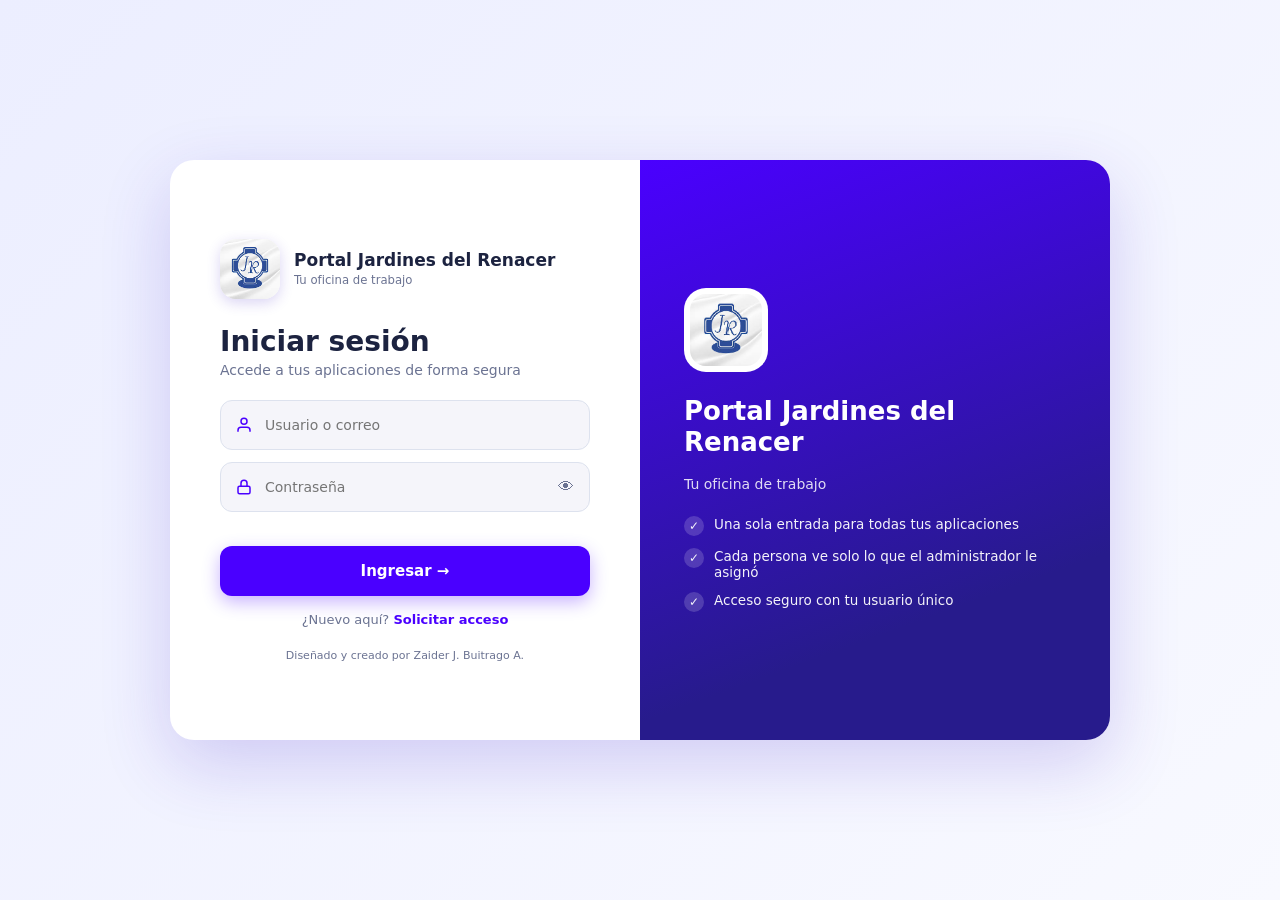
<file: index.html>
<!DOCTYPE html>
<html lang="es"><head>
<meta charset="UTF-8"><meta name="viewport" content="width=device-width,initial-scale=1">
<title>Portal Jardines del Renacer</title><link rel="icon" href="logo-jr.png">
<link rel="manifest" href="manifest.webmanifest"><meta name="theme-color" content="#4a00ff">
<link rel="apple-touch-icon" href="icons/apple-touch-icon.png"><meta name="mobile-web-app-capable" content="yes"><meta name="apple-mobile-web-app-capable" content="yes">
<meta name="apple-mobile-web-app-title" content="Portal JR"><meta name="apple-mobile-web-app-status-bar-style" content="default">
<script src="pwa.js"></script>
<style>
:root{--bg:#e9edf5;--card:#fff;--ink:#1c2340;--mut:#6b7392;--pri:#3b3fa0;--line:#dde2ee;--ok:#1f9d6b;--bad:#c0392b}
@media(prefers-color-scheme:dark){:root{--bg:#141829;--card:#1d2238;--ink:#e8ebf7;--mut:#98a0c0;--pri:#7c82ee;--line:#2e3555}}
*{box-sizing:border-box}body{margin:0;font:14px system-ui,Segoe UI,Roboto,sans-serif;background:var(--bg);color:var(--ink)}
button,input,select{font:inherit;color:inherit}.hide{display:none!important}
.btn{background:var(--pri);color:#fff;border:0;border-radius:8px;padding:9px 16px;cursor:pointer;font-weight:600}
.btn.o{background:transparent;color:var(--ink);border:1px solid var(--line)}.btn.s{padding:5px 10px;font-size:12px}.btn.r{background:var(--bad)}
input,select{width:100%;padding:9px 11px;border:1px solid var(--line);border-radius:8px;background:var(--card)}
label{display:block;font-size:12px;color:var(--mut);margin:10px 0 4px;font-weight:600}
/* Pantalla de acceso (dos paneles) */
.auth{min-height:100vh;min-height:100dvh;display:flex;align-items:center;justify-content:center;padding:24px;background:linear-gradient(135deg,#eceeff,#f8f9ff)}
@media(prefers-color-scheme:dark){.auth{background:linear-gradient(135deg,#0f1224,#1a1f3a)}}
.auth .card{display:grid;grid-template-columns:1fr 1fr;width:940px;max-width:100%;min-height:580px;background:var(--card);border-radius:24px;overflow:hidden;box-shadow:0 24px 70px rgba(70,40,200,.2)}
.auth .fm{padding:44px 50px;display:flex;flex-direction:column;justify-content:center}
.auth .brand{display:flex;align-items:center;gap:14px;margin-bottom:26px}.auth .brand img{width:60px;height:60px;border-radius:16px;box-shadow:0 4px 14px rgba(70,40,200,.2)}
.auth .brand b{font-size:17px;display:block;line-height:1.2}.auth .brand small{color:var(--mut)}
.auth h2{margin:0;font-size:28px}.auth .lead{color:var(--mut);margin:4px 0 22px}
.auth .fld{position:relative;margin-bottom:12px}.auth .fld>svg{position:absolute;left:15px;top:50%;margin-top:-9px;width:18px;height:18px;stroke:#4a00ff;fill:none;stroke-width:2;pointer-events:none}
.auth .fld input{height:50px;padding:0 44px 0 44px;border-radius:12px;background:color-mix(in srgb,var(--pri) 5%,var(--card))}
.auth .fld input:focus{outline:2px solid #4a00ff;border-color:transparent}
.auth .eye{position:absolute;right:6px;top:50%;margin-top:-18px;width:36px;height:36px;border:0;background:none;cursor:pointer;color:var(--mut);font-size:16px}
.auth .go{width:100%;height:50px;margin-top:6px;background:#4a00ff;font-size:15px;border-radius:12px;box-shadow:0 6px 18px rgba(74,0,255,.3)}.auth .go:hover{background:#3b00cc}
.auth .cred{margin-top:22px;text-align:center;font-size:11px;color:var(--mut)}
.auth .vs{background:linear-gradient(160deg,#4a00ff,#271b8c 75%);color:#fff;padding:44px;display:flex;flex-direction:column;justify-content:center;gap:18px}
.auth .vs img{width:84px;height:84px;border-radius:22px;background:#fff;padding:6px}.auth .vs h3{margin:6px 0 0;font-size:26px;line-height:1.2}.auth .vs p{margin:0;opacity:.85}
.auth .vs ul{list-style:none;margin:6px 0 0;padding:0;display:grid;gap:12px}.auth .vs li{display:flex;gap:10px;align-items:flex-start;font-size:13.5px;opacity:.95}
.auth .vs li:before{content:"✓";flex:none;width:20px;height:20px;border-radius:50%;background:#ffffff2e;display:grid;place-items:center;font-size:12px}
.auth .alt{margin-top:16px;text-align:center;font-size:13px;color:var(--mut)}.auth .alt a{color:#4a00ff;font-weight:700;cursor:pointer}.auth .ok{color:var(--ok)}
@media(max-width:760px){.auth .card{grid-template-columns:1fr;min-height:0}.auth .vs{display:none}.auth .fm{padding:32px 24px}}
.err{color:var(--bad);font-size:12px;min-height:16px;margin-top:8px}
#fatal{max-width:520px;margin:9vh auto;padding:18px;background:#fff;color:#c0392b;border:1px solid #c0392b;border-radius:12px;font-size:13px}
#shell{display:grid;grid-template-columns:230px 1fr;grid-template-rows:56px 1fr;height:100vh;height:100dvh}
header{grid-column:1/3;display:flex;align-items:center;gap:12px;padding:0 18px;background:var(--card);border-bottom:1px solid var(--line)}
header img{width:32px}header b{font-size:16px}header small{color:var(--mut);display:block}.sp{flex:1}
.tag{background:color-mix(in srgb,var(--pri) 15%,transparent);color:var(--pri);border-radius:99px;padding:2px 9px;font-size:11px;font-weight:700}
nav{background:var(--card);border-right:1px solid var(--line);padding:12px 8px;overflow:auto}
nav h6{margin:14px 10px 4px;font-size:11px;letter-spacing:.06em;color:var(--mut);text-transform:uppercase}
nav a{display:block;padding:9px 12px;border-radius:8px;cursor:pointer}nav a:hover{background:var(--bg)}nav a.on{background:color-mix(in srgb,var(--pri) 16%,transparent);color:var(--pri);font-weight:700}
/* Submenú desplegable de aplicaciones (mismo estilo/colores del portal) */
nav a.has-sub{display:flex;align-items:center;gap:6px}
nav a.has-sub .chev{margin-left:auto;width:16px;height:16px;flex-shrink:0;stroke:currentColor;fill:none;stroke-width:2.2;transition:transform .2s}
nav .grp.open>a.has-sub .chev{transform:rotate(90deg)}
nav .grp.open>a.has-sub.on{background:transparent}
nav .sm{display:none;margin:2px 0 8px 20px;padding-left:8px;border-left:2px solid var(--line)}
nav .grp.open .sm{display:block}
nav .sm h6{margin:10px 6px 4px;font-size:10px}
nav .sm a{display:flex;align-items:center;gap:9px;padding:7px 10px;margin:1px 0;font-size:13px}
nav .sm a svg{width:16px;height:16px;flex-shrink:0;stroke:currentColor;fill:none;stroke-width:2}
@media(max-width:760px){nav .sm,nav a.has-sub .chev{display:none!important}}
main{overflow:auto;padding:24px;position:relative}main iframe{position:absolute;inset:0;width:100%;height:100%;border:0;background:#fff}
h1{margin:0 0 4px}.sub{color:var(--mut);margin:0 0 18px}
.grid{display:grid;grid-template-columns:repeat(auto-fill,minmax(260px,1fr));gap:14px}
.app{background:var(--card);border:1px solid var(--line);border-radius:12px;padding:18px;cursor:pointer;transition:.15s}.app:hover{transform:translateY(-2px);border-color:var(--pri)}
.app .ic{font-size:28px}.app h3{margin:8px 0 4px}.app p{margin:0 0 10px;color:var(--mut);font-size:13px}
table{width:100%;border-collapse:collapse;background:var(--card);border:1px solid var(--line);border-radius:10px;overflow:hidden}
th,td{padding:10px 12px;text-align:left;border-bottom:1px solid var(--line);vertical-align:middle}th{font-size:11px;text-transform:uppercase;color:var(--mut)}
.st{display:inline-block;width:8px;height:8px;border-radius:50%;margin-right:6px}
#modal{position:fixed;inset:0;background:#0009;display:flex;align-items:center;justify-content:center;padding:14px;z-index:9}
.mc{background:var(--card);border-radius:14px;padding:22px;width:560px;max-width:100%;max-height:92vh;overflow:auto}
.two{display:grid;grid-template-columns:1fr 1fr;gap:0 12px}
.acc{display:flex;align-items:center;gap:10px;padding:10px;border:1px solid var(--line);border-radius:8px;margin-top:8px}.acc input[type=checkbox]{width:auto}.acc span{flex:1}.acc select{width:150px}
#toast{position:fixed;bottom:20px;left:50%;transform:translateX(-50%);background:var(--ink);color:var(--bg);padding:10px 18px;border-radius:8px;z-index:20}
@media(min-width:761px){nav{display:flex;flex-direction:column}nav>*{flex:none}}
nav a.logout{margin-top:auto;position:sticky;bottom:0;box-shadow:0 -10px 0 var(--card);background:var(--bad);color:#fff;text-align:center;font-weight:700}
nav a.logout:hover{background:#a5301f}
@media(max-width:760px){nav a.logout{margin:0 0 0 auto;position:static;box-shadow:none}}
@media(max-width:760px){#shell{grid-template-columns:1fr;grid-template-rows:56px auto 1fr}header{grid-column:1}nav{display:flex;gap:4px;overflow-x:auto;padding:6px}nav h6{display:none}nav a{white-space:nowrap}main{padding:14px}.two{grid-template-columns:1fr}}
/* Campana de notificaciones (solo administrador) */
#bell-wrap{position:relative}
#bell{position:relative;width:38px;height:38px;border-radius:50%;border:1px solid var(--line);background:var(--card);cursor:pointer;display:grid;place-items:center;color:var(--ink)}
#bell:hover{background:var(--bg)}#bell svg{width:19px;height:19px;stroke:currentColor;fill:none;stroke-width:2}
#bell.ring svg{animation:ring .9s ease 2}@keyframes ring{0%,100%{transform:rotate(0)}20%{transform:rotate(14deg)}40%{transform:rotate(-12deg)}60%{transform:rotate(8deg)}80%{transform:rotate(-5deg)}}
#bell .bd{position:absolute;top:-4px;right:-4px;min-width:18px;height:18px;padding:0 5px;border-radius:99px;background:var(--bad);color:#fff;font-size:11px;font-weight:700;display:grid;place-items:center;border:2px solid var(--card)}
#npanel{position:absolute;right:0;top:46px;width:360px;max-width:92vw;background:var(--card);border:1px solid var(--line);border-radius:14px;box-shadow:0 18px 50px #0003;z-index:8;overflow:hidden}
#npanel .nh{display:flex;align-items:center;padding:12px 14px;border-bottom:1px solid var(--line)}#npanel .nh b{flex:1}
#npanel .nl{max-height:60vh;overflow:auto}
#npanel .ni{display:flex;gap:10px;align-items:flex-start;padding:12px 14px;border-bottom:1px solid var(--line)}#npanel .ni:last-child{border-bottom:0}
#npanel .ni.new{background:color-mix(in srgb,var(--pri) 8%,transparent)}
#npanel .ni .ic{flex:none;width:34px;height:34px;border-radius:50%;background:color-mix(in srgb,var(--pri) 15%,transparent);display:grid;place-items:center;font-size:16px}
#npanel .ni .tx{flex:1;min-width:0}#npanel .ni .tx small{display:block;color:var(--mut)}
#npanel .nf{padding:10px 14px;text-align:center;border-top:1px solid var(--line);font-size:13px}#npanel .nf a{color:var(--pri);font-weight:700;cursor:pointer}
#npanel .ne{padding:26px 14px;text-align:center;color:var(--mut)}
@media(max-width:760px){#npanel{position:fixed;left:8px;right:8px;top:60px;width:auto;max-width:none}}

/* ===== Ajustes móvil: cabecera compacta, barra de apps con scroll y altura real ===== */
@media(max-width:760px){
  header{padding:0 10px;gap:8px;min-width:0}
  header img{width:28px;flex:none}
  header>div:first-of-type{min-width:0;flex:1}
  header>div:first-of-type b{font-size:14px;white-space:nowrap;overflow:hidden;text-overflow:ellipsis;display:block}
  header>div:first-of-type small{display:none}
  header>div[style*="text-align:right"]{display:none}
  #chatbtn,#bell{width:34px;height:34px;flex:none}
  header .tag{flex:none;font-size:10px;padding:2px 8px;max-width:38vw;overflow:hidden;text-overflow:ellipsis;white-space:nowrap}
  .sp{display:none}
  nav{-webkit-overflow-scrolling:touch;scrollbar-width:none;overscroll-behavior-x:contain}
  nav::-webkit-scrollbar{display:none}
  nav a{flex:none;padding:8px 12px}
  #shell{height:100dvh}
  .ldr{padding:16px}.ldr h3{font-size:16px}
}
/* ===== Aplicaciones: marcos persistentes + pantalla de carga ===== */
#appsHost{grid-column:2;grid-row:2;position:relative;visibility:hidden;pointer-events:none;min-height:0}
#appsHost.on{visibility:visible;pointer-events:auto}
.pane{position:absolute;inset:0;background:var(--bg)}
.pane.off{visibility:hidden;pointer-events:none}
.pane iframe{position:absolute;inset:0;width:100%;height:100%;border:0;background:#fff}
.ldr{position:absolute;inset:0;z-index:2;display:flex;flex-direction:column;align-items:center;justify-content:center;gap:14px;background:var(--bg);text-align:center;padding:24px;transition:opacity .3s,visibility .3s}
.pane.done .ldr{opacity:0;visibility:hidden;pointer-events:none}
.ldr img{width:72px;height:72px;border-radius:18px;background:#fff;padding:5px;box-shadow:0 6px 18px rgba(74,0,255,.18)}
.ldr h3{margin:0;font-size:18px}.ldr .lm{margin:0;color:var(--mut);max-width:420px;min-height:20px}
.spn{width:38px;height:38px;border:4px solid var(--line);border-top-color:#4a00ff;border-radius:50%;animation:spn .8s linear infinite}
@keyframes spn{to{transform:rotate(360deg)}}
.lbar{width:220px;max-width:70vw;height:4px;border-radius:99px;background:var(--line);overflow:hidden}
.lbar i{display:block;width:40%;height:100%;border-radius:99px;background:#4a00ff;animation:lbar 1.3s ease-in-out infinite}
@keyframes lbar{0%{transform:translateX(-110%)}100%{transform:translateX(280%)}}
.ldr .la{display:none;gap:8px;flex-wrap:wrap;justify-content:center;margin-top:4px}
.pane.slow .ldr .la,.pane.err .ldr .la{display:flex}
.ldr .la .rt{display:none}.pane.err .ldr .la .rt{display:inline-block}.pane.err .ldr .la a{display:inline-block}
.ldr .la a{text-decoration:none;display:none}.pane.slow .ldr .la a{display:inline-block}
.pane.err .ldr .spn,.pane.err .ldr .lbar{display:none}.pane.err .ldr h3{color:var(--bad)}
.bsp{display:inline-block;width:14px;height:14px;margin-right:8px;vertical-align:-2px;border:2px solid #ffffff66;border-top-color:#fff;border-radius:50%;animation:spn .7s linear infinite}
.bsp.dk{border-color:var(--line);border-top-color:#4a00ff}
.btn.busy{opacity:.85;cursor:progress}
.ldl{display:flex;align-items:center;gap:8px;color:var(--mut);padding:18px 0}
header{grid-row:1}nav{grid-column:1;grid-row:2}main{grid-column:2;grid-row:2;min-width:0;min-height:0}
@media(max-width:760px){main{grid-column:1;grid-row:3}#appsHost{grid-column:1;grid-row:3}}
@media(prefers-reduced-motion:reduce){.spn,.bsp{animation-duration:2.4s}.lbar i{animation-duration:3s}}

/* ===== Chat interno ===== */
.nb{float:right;margin-top:1px;min-width:18px;height:18px;padding:0 5px;border-radius:99px;background:var(--bad);color:#fff;font-size:11px;font-weight:700;display:inline-grid;place-items:center;line-height:1}
#chatbtn{position:relative;width:38px;height:38px;border-radius:50%;border:1px solid var(--line);background:var(--card);cursor:pointer;display:grid;place-items:center;color:var(--ink);margin-right:2px}
#chatbtn:hover{background:var(--bg)}#chatbtn svg{width:19px;height:19px;stroke:currentColor;fill:none;stroke-width:2}
#chatbtn.ring svg{animation:ring .9s ease 2}
#chatbtn .bd{position:absolute;top:-4px;right:-4px;min-width:18px;height:18px;padding:0 5px;border-radius:99px;background:var(--bad);color:#fff;font-size:11px;font-weight:700;display:grid;place-items:center;border:2px solid var(--card)}
.chat{position:absolute;inset:0;display:grid;grid-template-columns:310px minmax(0,1fr);background:var(--card)}
.chat .cside{display:flex;flex-direction:column;min-height:0;border-right:1px solid var(--line)}
.chat .chead{display:flex;align-items:center;gap:10px;padding:14px 14px 8px}.chat .chead b{font-size:18px;flex:1}
.chat .chead .av{cursor:pointer}
.chat .csrch{padding:0 14px 10px}.chat .csrch input{border-radius:99px;height:36px}
.chat #c-list{flex:1;overflow:auto;padding:0 8px 10px}
.chat .ch6{margin:12px 8px 4px;font-size:11px;letter-spacing:.06em;color:var(--mut);text-transform:uppercase;font-weight:700}
.chat .ci{display:flex;gap:10px;align-items:center;padding:8px 10px;border-radius:10px;cursor:pointer}
.chat .ci:hover{background:var(--bg)}.chat .ci.on{background:color-mix(in srgb,var(--pri) 14%,transparent)}
.chat .ci .tx{flex:1;min-width:0}.chat .ci .tx b{display:block;font-size:13.5px;white-space:nowrap;overflow:hidden;text-overflow:ellipsis}
.chat .ci .tx small{display:block;color:var(--mut);white-space:nowrap;overflow:hidden;text-overflow:ellipsis;font-size:12px}
.chat .ci .nb{float:none;margin:0}
.av{flex:none;width:38px;height:38px;border-radius:50%;display:grid;place-items:center;color:#fff;font-weight:700;font-size:13px;overflow:hidden}
.av img{width:100%;height:100%;object-fit:cover;display:block}
.av.ic{background:color-mix(in srgb,var(--pri) 16%,transparent);font-size:18px;color:var(--ink)}
.av.big{width:96px;height:96px;font-size:30px}.av.sp{background:none}
.chat .cmain{display:flex;flex-direction:column;min-width:0;min-height:0;background:var(--bg)}
.chat .cbar{display:flex;align-items:center;gap:10px;padding:10px 16px;background:var(--card);border-bottom:1px solid var(--line)}
.chat .cbar .tx{flex:1;min-width:0}.chat .cbar .tx b{display:block}.chat .cbar .tx small{color:var(--mut)}
.chat .cnet{font-size:12px;color:var(--bad);font-weight:600}
.chat .cback{display:none}
.chat .cmsgs{flex:1;overflow:auto;padding:14px 16px;display:flex;flex-direction:column;gap:3px}
.chat .cempty{margin:auto;text-align:center;color:var(--mut);max-width:300px}
.chat .dsep{text-align:center;margin:10px 0 6px}.chat .dsep span{background:var(--card);border:1px solid var(--line);color:var(--mut);font-size:11px;padding:3px 12px;border-radius:99px;text-transform:capitalize}
.mrow{display:flex;gap:8px;align-items:flex-end}.mrow.mine{justify-content:flex-end}
.mrow .av{width:28px;height:28px;font-size:11px}
.mrow.flash .bub{outline:3px solid color-mix(in srgb,var(--pri) 50%,transparent)}
.bub{max-width:min(540px,80%);padding:7px 10px 4px;border-radius:14px;background:var(--card);border:1px solid var(--line);overflow-wrap:anywhere}
.mine .bub{background:var(--pri);color:#fff;border-color:transparent}.mine .bub a{color:#fff;text-decoration:underline}
.bub .mn{font-size:12px;font-weight:700;margin-bottom:2px}
.bub .mx a{color:var(--pri);text-decoration:underline}
.bub .mdel{font-style:italic;opacity:.7}
.bub .mt{display:flex;justify-content:flex-end;align-items:center;gap:8px;font-size:10.5px;opacity:.75;margin-top:2px}
.bub .macts a{cursor:pointer;margin-left:6px;font-size:13px}
@media(hover:hover){.bub .macts{opacity:0;transition:.12s}.bub:hover .macts{opacity:1}}
.bub .mst.err{color:var(--bad);cursor:pointer;font-weight:700;opacity:1}.mine .bub .mst.err{color:#ffd2cc}
.bub .rq{border-left:3px solid currentColor;background:#00000012;border-radius:6px;padding:4px 8px;margin-bottom:5px;cursor:pointer;font-size:12px}
.bub .rq b{display:block}.bub .rq span{display:block;opacity:.8;white-space:nowrap;overflow:hidden;text-overflow:ellipsis;max-width:320px}
.bub .mimg{display:block;max-width:100%;max-height:260px;border-radius:8px;margin-bottom:4px;cursor:zoom-in}
.bub .mf{display:flex;gap:10px;align-items:center;padding:8px 10px;margin-bottom:4px;border-radius:10px;background:#00000012;cursor:pointer}
.bub .mf .fi{font-size:22px}.bub .mf .ft{min-width:0}.bub .mf b{display:block;font-size:13px;overflow:hidden;text-overflow:ellipsis;white-space:nowrap;max-width:260px}.bub .mf small{opacity:.8}
.chat .rep{display:flex;align-items:center;gap:10px;padding:8px 16px;background:var(--card);border-top:1px solid var(--line)}
.chat .rep .tx{flex:1;min-width:0;border-left:3px solid var(--pri);padding-left:8px}.chat .rep .tx b{display:block;font-size:12px}
.chat .rep .tx span{display:block;color:var(--mut);font-size:12px;white-space:nowrap;overflow:hidden;text-overflow:ellipsis}.chat .rep a{cursor:pointer;color:var(--mut);padding:4px 8px}
.chat .cin{display:flex;gap:8px;align-items:flex-end;padding:10px 14px;background:var(--card);border-top:1px solid var(--line)}
.chat .cin textarea{flex:1;resize:none;max-height:120px;padding:9px 12px;border:1px solid var(--line);border-radius:18px;background:var(--bg);color:var(--ink);font:inherit;line-height:1.35}
.chat .cin textarea:focus{outline:2px solid var(--pri);border-color:transparent}
.chat .cat{width:38px;height:38px;border-radius:50%;border:1px solid var(--line);background:var(--card);cursor:pointer;font-size:17px;flex:none}
.chat .csend{height:38px;border-radius:99px;padding:0 18px}
.lb{position:fixed;inset:0;background:#000c;z-index:30;display:grid;place-items:center;cursor:zoom-out;padding:20px}.lb img{max-width:100%;max-height:100%;border-radius:8px}
@media(max-width:760px){.chat{grid-template-columns:1fr}.chat .cmain{display:none}.chat.open .cside{display:none}.chat.open .cmain{display:flex}.chat .cback{display:inline-block}.bub{max-width:88%}}
/* ===== Política de tratamiento de datos ===== */
#pol{position:fixed;inset:0;background:#0009;display:flex;align-items:center;justify-content:center;padding:14px;z-index:40}
#pol .pc{background:var(--card);color:var(--ink);border-radius:14px;max-width:780px;width:100%;max-height:90vh;display:flex;flex-direction:column;box-shadow:0 20px 60px #0006}
#pol .ph{padding:18px 22px 12px;border-bottom:1px solid var(--line)}#pol .ph h2{margin:0;font-size:19px}#pol .ph small{color:var(--mut)}
#pol .pb{padding:6px 22px 14px;overflow:auto;font-size:13.5px;line-height:1.6}
#pol .pb h4{margin:16px 0 4px;font-size:14px}#pol .pb p{margin:4px 0}#pol .pb ul{margin:4px 0 4px 18px;padding:0}
#pol .pf{padding:12px 22px;border-top:1px solid var(--line);display:flex;justify-content:flex-end}
#pol mark{background:#fff3a3;color:#000;padding:0 3px;border-radius:3px}
.chk{display:flex;gap:10px;align-items:flex-start;font-size:12.5px;color:var(--mut);margin:6px 0 4px;line-height:1.45;cursor:pointer}
.chk input{margin-top:2px;width:auto;height:auto;flex:none}.chk a{color:#4a00ff;font-weight:700;cursor:pointer}
.auth .cred .pl{color:#4a00ff;cursor:pointer;font-weight:700}
</style></head><body>

<!-- Si algo falla al cargar, se muestra el motivo en pantalla en vez de dejarla en blanco -->
<script>
window.addEventListener('error',function(e){
  var d=document.getElementById('fatal');
  if(!d){d=document.createElement('div');d.id='fatal';document.body.appendChild(d)}
  d.textContent='Error al cargar el portal: '+(e.message||'desconocido')+(e.lineno?' (línea '+e.lineno+')':'');
});
</script>

<div id="v-setup" class="auth hide"><div class="card"><div class="fm"><div class="brand"><img src="logo-jr.png" alt=""><div><b>Portal Jardines del Renacer</b><small>Tu oficina de trabajo</small></div></div><h2>Primera configuración</h2><p class="lead">Crea la cuenta del administrador del portal.</p>
<form id="f-setup"><div class="fld"><svg viewBox="0 0 24 24"><rect x="3" y="4" width="18" height="16" rx="2"/><circle cx="9" cy="11" r="2"/><path d="M15 9h3M15 13h3M6 17c.5-2 5.5-2 6 0"/></svg><input name="nombre" type="text" placeholder="Nombre completo" required ></div><div class="fld"><svg viewBox="0 0 24 24"><path d="M20 21v-2a4 4 0 0 0-4-4H8a4 4 0 0 0-4 4v2"/><circle cx="12" cy="7" r="4"/></svg><input name="usuario" type="text" placeholder="Usuario" required autocomplete="username"></div><div class="fld"><svg viewBox="0 0 24 24"><rect x="4" y="11" width="16" height="10" rx="2"/><path d="M8 11V7a4 4 0 0 1 8 0v4"/></svg><input name="clave" type="password" placeholder="Clave (mín. 8 caracteres)" required minlength="8" autocomplete="new-password"><button type="button" class="eye" onclick="verClave(this)" aria-label="Mostrar clave">👁</button></div>
<div class="err" id="e-setup"></div><button class="btn go">Crear administrador →</button></form><div class="cred">Diseñado y creado por Zaider J. Buitrago A.</div></div><div class="vs"><img src="logo-jr.png" alt=""><h3>Portal Jardines del Renacer</h3><p>Tu oficina de trabajo</p><ul><li>Una sola entrada para todas tus aplicaciones</li><li>Cada persona ve solo lo que el administrador le asignó</li><li>Acceso seguro con tu usuario único</li></ul></div></div></div>

<div id="v-login" class="auth hide"><div class="card"><div class="fm"><div class="brand"><img src="logo-jr.png" alt=""><div><b>Portal Jardines del Renacer</b><small>Tu oficina de trabajo</small></div></div><h2>Iniciar sesión</h2><p class="lead">Accede a tus aplicaciones de forma segura</p>
<form id="f-login"><div class="fld"><svg viewBox="0 0 24 24"><path d="M20 21v-2a4 4 0 0 0-4-4H8a4 4 0 0 0-4 4v2"/><circle cx="12" cy="7" r="4"/></svg><input name="usuario" type="text" placeholder="Usuario o correo" required autocomplete="username"></div><div class="fld"><svg viewBox="0 0 24 24"><rect x="4" y="11" width="16" height="10" rx="2"/><path d="M8 11V7a4 4 0 0 1 8 0v4"/></svg><input name="clave" type="password" placeholder="Contraseña" required autocomplete="current-password"><button type="button" class="eye" onclick="verClave(this)" aria-label="Mostrar clave">👁</button></div>
<div class="err" id="e-login"></div><button class="btn go">Ingresar →</button></form><div class="alt">¿Nuevo aquí? <a onclick="goReg()">Solicitar acceso</a></div><div class="cred">Diseñado y creado por Zaider J. Buitrago A.</div></div><div class="vs"><img src="logo-jr.png" alt=""><h3>Portal Jardines del Renacer</h3><p>Tu oficina de trabajo</p><ul><li>Una sola entrada para todas tus aplicaciones</li><li>Cada persona ve solo lo que el administrador le asignó</li><li>Acceso seguro con tu usuario único</li></ul></div></div></div>
<div id="v-reg" class="auth hide"><div class="card"><div class="fm"><div class="brand"><img src="logo-jr.png" alt=""><div><b>Portal Jardines del Renacer</b><small>Tu oficina de trabajo</small></div></div><h2>Solicitar acceso</h2><p class="lead">Crea tu usuario. El administrador lo activará y te asignará tus aplicaciones.</p>
<form id="f-reg"><div class="fld"><svg viewBox="0 0 24 24"><rect x="3" y="4" width="18" height="16" rx="2"/><circle cx="9" cy="11" r="2"/><path d="M15 9h3M15 13h3M6 17c.5-2 5.5-2 6 0"/></svg><input name="nombre" type="text" placeholder="Nombre completo" required autocomplete="name"></div><div class="fld"><svg viewBox="0 0 24 24"><path d="M20 21v-2a4 4 0 0 0-4-4H8a4 4 0 0 0-4 4v2"/><circle cx="12" cy="7" r="4"/></svg><input name="usuario" type="text" placeholder="Usuario (por ejemplo, tu cédula)" required autocomplete="username"></div><div class="fld"><svg viewBox="0 0 24 24"><rect x="3" y="5" width="18" height="14" rx="2"/><path d="m3 7 9 6 9-6"/></svg><input name="correo" type="email" placeholder="Correo (opcional)" autocomplete="email"></div><div class="fld"><svg viewBox="0 0 24 24"><rect x="4" y="11" width="16" height="10" rx="2"/><path d="M8 11V7a4 4 0 0 1 8 0v4"/></svg><input name="clave" type="password" placeholder="Clave (mín. 8 caracteres)" required minlength="8" autocomplete="new-password"><button type="button" class="eye" onclick="verClave(this)" aria-label="Mostrar clave">👁</button></div><label class="chk"><input type="checkbox" name="acepta_politica" value="v1-2026-11-24" required><span>He leído y acepto la <a onclick="polOpen(event)">Política de Tratamiento de Datos Personales</a> y autorizo el tratamiento de mis datos para el uso del portal.</span></label><div class="err" id="e-reg"></div><button class="btn go">Enviar solicitud →</button></form>
<div class="alt">¿Ya tienes cuenta? <a onclick="goLogin()">Inicia sesión</a></div><div class="cred">Diseñado y creado por Zaider J. Buitrago A.</div></div><div class="vs"><img src="logo-jr.png" alt=""><h3>Portal Jardines del Renacer</h3><p>Tu oficina de trabajo</p><ul><li>Una sola entrada para todas tus aplicaciones</li><li>Cada persona ve solo lo que el administrador le asignó</li><li>Acceso seguro con tu usuario único</li></ul></div></div></div>

<div id="shell" class="hide">
<header><img src="logo-jr.png" alt=""><div><b>Portal Jardines del Renacer</b><small>Tu oficina de trabajo</small></div><span class="sp"></span>
<button id="chatbtn" type="button" title="Chat" aria-label="Chat" onclick="go('chat')"><svg viewBox="0 0 24 24"><path d="M21 15a2 2 0 0 1-2 2H7l-4 4V5a2 2 0 0 1 2-2h14a2 2 0 0 1 2 2z"/></svg><span class="bd hide" id="cbadge"></span></button>
<div id="bell-wrap" class="hide"><button id="bell" type="button" title="Notificaciones" aria-label="Notificaciones" onclick="notifToggle(event)"><svg viewBox="0 0 24 24"><path d="M18 8a6 6 0 0 0-12 0c0 7-3 9-3 9h18s-3-2-3-9"/><path d="M13.73 21a2 2 0 0 1-3.46 0"/></svg><span class="bd hide" id="bell-n">0</span></button><div id="npanel" class="hide"></div></div>
<div style="text-align:right"><b id="h-name"></b><small id="h-user"></small></div><span class="tag" id="h-rol"></span></header>
<nav id="nav"></nav><main id="main"></main><div id="appsHost" aria-live="polite"></div></div>
<div id="pol" class="hide"></div><div id="modal" class="hide"></div><div id="toast" class="hide"></div>

<script>
/* ============ CONFIGURACIÓN ============ */
const PORTAL_CONFIG = {
  GAS_URL: 'https://script.google.com/macros/s/AKfycbzqHHvFyCbS-s1PHXFG6qdxZCxnWalG5eg_GtscpntJ4w2U11tNEOca-QwTHnyg_YvKYw/exec'
};
/* Catálogo de aplicaciones.
   IMPORTANTE: la url debe coincidir EXACTAMENTE (mayúsculas, tildes, guiones) con el nombre
   de la carpeta en GitHub. Carpetas actuales en la raíz del repo: Cafeteria y SS-Diarios. */
/* Ícono de Calidad (imagen incrustada: no depende de archivos externos) */
const ICO_CALIDAD = '<img alt="" src="[data-uri]" style="height:1.2em;width:auto;vertical-align:-.22em">';
const APPS = [
  {id:'cafeteria',  nombre:'Cafetería Regional Quindío', icono:'☕', url:'Cafeteria/index.html',  desc:'Registro, liquidación y control de gastos de cafetería por sede.', roles:['ADMINISTRADOR','COORDINADOR','SEDE']},
  {id:'ss_diarios', nombre:'Control diario de Ss',       icono:'📊', url:'SS-Diarios/index.html', desc:'Análisis y tabla de control de servicios diarios.',               roles:['EDITOR','LECTOR']},
  {id:'cenizas', nombre:'Control de Entrega de Cenizas', icono:'🕊️', url:'Cenizas/index.html', espera:true, desc:'Registro y entrega de cenizas por sede, con estados y exportación.', roles:['ADMINISTRADOR','OPERADOR','LECTOR']},
  {id:'calidad', nombre:'Análisis de Calidad J.R', icono:ICO_CALIDAD, url:'Calidad/index.html', espera:true, desc:'Dashboard de calidad: novedades, correcciones, autorizaciones e historial.', roles:['ANALISTA','COORDINADOR','ADMINISTRADOR','LECTOR']}
];
const SEDES=['Armenia','Calarcá','Circasia','Córdoba','Génova','La Tebaida','Montenegro','Pijao','Quimbaya','Barcelona'];

/* ============ API (Apps Script o modo local) ============ */
function verClave(b){const i=b.parentNode.querySelector('input');i.type=i.type==='password'?'text':'password'}
const $=s=>document.querySelector(s), esc=t=>String(t??'').replace(/[&<>"']/g,c=>({'&':'&amp;','<':'&lt;','>':'&gt;','"':'&quot;',"'":'&#39;'}[c]));
const SK='jr_portal_session', LK='jr_portal_users';
let ses=null,cur='home';
const sha=async t=>[...new Uint8Array(await crypto.subtle.digest('SHA-256',new TextEncoder().encode(t)))].map(b=>b.toString(16).padStart(2,'0')).join('');
const lu=()=>JSON.parse(localStorage.getItem(LK)||'[]'), su=l=>localStorage.setItem(LK,JSON.stringify(l));
const pub=({salt,hash,...u})=>u;
const allAccess=()=>Object.fromEntries(APPS.map(a=>[a.id,a.roles[0]]));
async function remote(p){
  const ac=new AbortController(),tm=setTimeout(()=>ac.abort(),30000);let r,j;
  try{
    r=await fetch(PORTAL_CONFIG.GAS_URL,{method:'POST',headers:{'Content-Type':'text/plain;charset=utf-8'},body:JSON.stringify(p),signal:ac.signal});
    if(!r.ok)throw new Error('El servidor respondió con estado '+r.status);
    j=await r.json();
  }catch(e){
    if(e.name==='AbortError')throw new Error('El servidor tardó demasiado en responder. Intenta de nuevo.');
    if(e instanceof TypeError||/failed to fetch|networkerror|load failed/i.test(e.message))throw new Error('No hay conexión con el servidor. Revisa tu internet e intenta de nuevo.');
    throw e;
  }finally{clearTimeout(tm)}
  if(j.error){
    /* El servidor ya no reconoce el token (vencido o borrado del caché de Apps Script):
       se cierra la sesión local y se vuelve al login, en vez de dejar la pantalla con un error. */
    if(!['login','setup','status'].includes(p.action)&&/sesi[oó]n (expirada|inv[aá]lida)|token/i.test(j.error))sessionLost();
    throw new Error(j.error);
  }
  return j;
}
function sessionLost(){
  window.jrBadgeClear&&jrBadgeClear();localStorage.removeItem(SK);ses=null;
  ['#shell','#v-setup','#v-reg'].forEach(s=>$(s).classList.add('hide'));$('#modal').classList.add('hide');
  $('#v-login').classList.remove('hide');
  $('#e-login').classList.remove('ok');$('#e-login').textContent='Tu sesión expiró. Ingresa nuevamente para continuar.';
}
async function local(b){
  const L=lu(), find=x=>L.find(u=>u.usuario===x||(u.correo&&u.correo===x));
  const mk=async(o,clave)=>{o.salt=crypto.randomUUID();o.hash=await sha(o.salt+clave);return o};
  switch(b.action){
    case 'status': return {needsSetup:!L.length};
    case 'setup': {if(L.length)throw Error('Ya existe un administrador');const u=await mk({id:1,usuario:b.usuario.toLowerCase().trim(),nombre:b.nombre,correo:'',sede:'',rol:'admin',estado:'activo',accesos:{}},b.clave);su([u]);return {success:true,token:crypto.randomUUID(),user:pub(u)}}
    case 'login': {const u=find(b.usuario.toLowerCase().trim());if(!u||u.hash!==await sha(u.salt+b.clave))throw Error('Usuario o clave incorrectos');if(u.estado!=='activo')throw Error('Usuario inactivo. Contacta al administrador.');return {success:true,token:crypto.randomUUID(),user:pub(u)}}
    case 'register': {const usuario=b.usuario.toLowerCase().trim();if(find(usuario))throw Error('Ese usuario ya existe');if((b.clave||'').length<8)throw Error('La clave debe tener mínimo 8 caracteres');const o=await mk({id:Math.max(0,...L.map(u=>u.id))+1,usuario,nombre:b.nombre,correo:(b.correo||'').toLowerCase(),sede:'',rol:'usuario',estado:'inactivo',accesos:{}},b.clave);L.push(o);su(L);return {success:true}}
    case 'listUsers': return {users:L.map(pub)};
    case 'saveUser': {const d=b.user,usuario=d.usuario.toLowerCase().trim();if(L.some(u=>u.usuario===usuario&&u.id!==d.id))throw Error('Ese usuario ya existe');
      let o=d.id&&L.find(u=>u.id===d.id);if(!o){if(!d.clave)throw Error('La clave es obligatoria');o={id:Math.max(0,...L.map(u=>u.id))+1};L.push(o)}
      Object.assign(o,{usuario,nombre:d.nombre,correo:(d.correo||'').toLowerCase(),sede:d.sede||'',rol:d.rol,estado:d.estado,accesos:d.accesos||{}});if(d.clave)await mk(o,d.clave);su(L);return {success:true}}
    case 'deleteUser': {if(b.id===ses.user.id)throw Error('No puedes eliminarte a ti mismo');su(L.filter(u=>u.id!==b.id));return {success:true}}
    case 'changePassword': {const o=L.find(u=>u.id===ses.user.id);if(o.hash!==await sha(o.salt+b.actual))throw Error('La clave actual no coincide');await mk(o,b.nueva);su(L);return {success:true}}
  }
  throw Error('Acción no reconocida');
}
const api=(action,p={})=>(PORTAL_CONFIG.GAS_URL?remote:local)({action,token:ses?.token,...p});

/* ============ Sesión ============ */
function start(r){
  const u=r.user; if(u.rol==='admin')u.accesos=allAccess();
  ses={token:r.token,user:u,exp:Date.now()+5*3600e3}; localStorage.setItem(SK,JSON.stringify(ses)); show();
}
function logout(){window.jrBadgeClear&&jrBadgeClear();localStorage.removeItem(SK);ses=null;location.hash='';location.reload()}
const myApps=()=>APPS.filter(a=>ses.user.accesos&&ses.user.accesos[a.id]);
function toast(t){const e=$('#toast');e.textContent=t;e.classList.remove('hide');setTimeout(()=>e.classList.add('hide'),2600)}
async function boot(){
  try{ses=JSON.parse(localStorage.getItem(SK))}catch(e){ses=null}
  if(ses&&ses.user&&ses.exp>Date.now())return show();
  localStorage.removeItem(SK);ses=null;
  /* El login se muestra al instante; la consulta al servidor corre en segundo plano
     (además "despierta" Apps Script mientras la persona escribe sus datos). */
  $('#v-login').classList.remove('hide');
  try{
    if((await api('status')).needsSetup&&!ses&&!$('#v-login').classList.contains('hide')&&!$('#f-login').usuario.value){$('#v-login').classList.add('hide');$('#v-setup').classList.remove('hide')}
  }catch(e){/* si no hay conexión, el propio intento de ingreso mostrará un mensaje claro */}
}
const BT={'#f-login':'Ingresando…','#f-reg':'Enviando solicitud…','#f-setup':'Creando administrador…'};
const form=(id,err,fn)=>$(id).addEventListener('submit',async e=>{e.preventDefault();$(err).textContent='';$(err).classList.remove('ok');
  const b=e.target.querySelector('button:not([type=button])'),h0=b&&b.innerHTML;
  if(b){if(b.disabled)return;b.disabled=true;b.classList.add('busy');b.innerHTML='<span class="bsp"></span>'+(BT[id]||'Guardando…')}
  try{await fn(Object.fromEntries(new FormData(e.target)))}catch(x){$(err).textContent=x.message}
  finally{if(b){b.disabled=false;b.classList.remove('busy');b.innerHTML=h0}}});
form('#f-setup','#e-setup',async d=>start(await api('setup',d)));
function goReg(){['#v-login','#v-setup'].forEach(x=>$(x).classList.add('hide'));$('#e-reg').textContent='';$('#v-reg').classList.remove('hide')}
function goLogin(msg){$('#v-reg').classList.add('hide');$('#v-login').classList.remove('hide');const e=$('#e-login');e.textContent=msg||'';e.classList.toggle('ok',!!msg)}
form('#f-reg','#e-reg',async d=>{
  try{await api('register',d)}catch(x){throw /no reconocida|unknown/i.test(x.message)?Error('El servidor aún no recibe solicitudes. Pídele al administrador que cree tu usuario.'):x}
  $('#f-reg').reset();goLogin('Solicitud enviada. Cuando el administrador la active podrás ingresar.')});
form('#f-login','#e-login',async d=>start(await api('login',d)));

/* ============ Interfaz ============ */
function show(){
  ['#v-setup','#v-login','#v-reg'].forEach(s=>$(s).classList.add('hide'));$('#shell').classList.remove('hide');
  const u=ses.user;$('#h-name').textContent=u.nombre;$('#h-user').textContent=u.usuario;$('#h-rol').textContent=u.rol==='admin'?'Administrador':'Usuario';
  const adm=u.rol==='admin';notifInit(adm);
  $('#nav').innerHTML=`<h6>Mi espacio</h6><a data-v="home">🏢 Oficina</a><a data-v="chat">💬 Chat <span class="nb hide" id="nb-chat"></span></a><h6>Mis aplicaciones</h6>`+
    (myApps().map(a=>a.id==='cafeteria'?cafGroup(a):a.id==='calidad'?calGroup(a):`<a data-v="${a.id}">${a.icono} ${esc(a.nombre)}</a>`).join('')||'<a style="color:var(--mut);cursor:default">Sin aplicaciones asignadas</a>')+
    (adm?`<h6>Administración</h6><a data-v="users">👥 Usuarios y accesos</a>`:'')+`<h6>Cuenta</h6><a data-v="perfil">🔑 Mi cuenta</a><a id="nav-inst" onclick="jrInstall()">📲 Instalar aplicación</a><a id="nav-noti" onclick="jrEnable()">🔔 Activar avisos</a><a onclick="polOpen(event)">📄 Política de datos</a><a class="logout" onclick="logout()">⏻ Cerrar sesión</a>`;
  $('#nav').onclick=e=>{
    const c=e.target.closest('a[data-cs]');if(c){goCal(c.dataset.cs);return}
    const s=e.target.closest('a[data-s]');if(s){goCaf(s.dataset.s);return}
    const v=e.target.closest('a')?.dataset.v;if(!v)return;
    if(v==='cafeteria'&&cur==='cafeteria'){cafOpen=!cafOpen;syncCaf();return}
    if(v==='calidad'&&cur==='calidad'){calOpen=!calOpen;syncCal();return}
    go(v)};
  (window.jrRoute?jrRoute:go)(location.hash.slice(1)||'home');
  precargar();
  chatStart();
  window.jrPrompt&&jrPrompt();
}
/* ============ Submenú desplegable: Cafetería Regional Quindío ============ */
const I=(d)=>`<svg viewBox="0 0 24 24">${d}</svg>`;
const CAF_MENU=[
 {t:'Operación'},
 {s:'dashboard',n:'Dashboard General',i:I('<rect x="3" y="3" width="7" height="7"/><rect x="14" y="3" width="7" height="7"/><rect x="14" y="14" width="7" height="7"/><rect x="3" y="14" width="7" height="7"/>')},
 {s:'registro',n:'Registrar Cafetería',i:I('<circle cx="12" cy="12" r="10"/><line x1="12" y1="8" x2="12" y2="16"/><line x1="8" y1="12" x2="16" y2="12"/>')},
 {s:'consultas',n:'Consultar Registros',i:I('<circle cx="11" cy="11" r="8"/><line x1="21" y1="21" x2="16.65" y2="16.65"/>')},
 {s:'sedes',n:'Sedes y Regionales',todas:1,i:I('<path d="M21 10c0 7-9 13-9 13s-9-6-9-13a9 9 0 0 1 18 0z"/><circle cx="12" cy="10" r="3"/>')},
 {s:'auxiliares',n:'Auxiliares de Cafetería',i:I('<path d="M17 21v-2a4 4 0 0 0-4-4H5a4 4 0 0 0-4 4v2"/><circle cx="9" cy="7" r="4"/><path d="M23 21v-2a4 4 0 0 0-3-3.87"/><path d="M16 3.13a4 4 0 0 1 0 7.75"/>')},
 {t:'Administración',adm:1},
 {s:'coordinadores',n:'Gestión Coordinadores',adm:1,i:I('<path d="M16 21v-2a4 4 0 0 0-4-4H5a4 4 0 0 0-4 4v2"/><circle cx="8.5" cy="7" r="4"/><line x1="20" y1="8" x2="20" y2="14"/><line x1="23" y1="11" x2="17" y2="11"/>')},
 {s:'tarifas',n:'Tarifas y Valores',adm:1,i:I('<line x1="12" y1="1" x2="12" y2="23"/><path d="M17 5H9.5a3.5 3.5 0 0 0 0 7h5a3.5 3.5 0 0 1 0 7H6"/>')},
 {s:'reportes',n:'Reportes Consolidados',i:I('<path d="M14 2H6a2 2 0 0 0-2 2v16a2 2 0 0 0 2 2h12a2 2 0 0 0 2-2V8z"/><polyline points="14 2 14 8 20 8"/><line x1="16" y1="13" x2="8" y2="13"/><line x1="16" y1="17" x2="8" y2="17"/>')},
 {s:'auditoria',n:'Auditoría y Trazabilidad',adm:1,i:I('<path d="M12 22s8-4 8-10V5l-8-3-8 3v7c0 6 8 10 8 10z"/><circle cx="12" cy="11" r="3"/>')}
];
let cafOpen=false,cafSec='dashboard',cafPend=null;
const cafRol=()=>ses.user.rol==='admin'?'ADMINISTRADOR':String((ses.user.accesos||{}).cafeteria||'').toUpperCase();
function cafGroup(a){
  const r=cafRol();
  const items=CAF_MENU.filter(m=>(!m.adm||r==='ADMINISTRADOR')&&(!m.todas||r!=='SEDE'));
  return `<div class="grp" id="g-caf"><a class="has-sub" data-v="${a.id}">${a.icono} <span>${esc(a.nombre)}</span><svg class="chev" viewBox="0 0 24 24"><polyline points="9 18 15 12 9 6"/></svg></a><div class="sm">`+
    items.map(m=>m.t?`<h6>${m.t}</h6>`:`<a data-s="${m.s}">${m.i}<span>${m.n}</span></a>`).join('')+`</div></div>`;
}
function syncCaf(){
  const g=$('#g-caf');if(!g)return;
  g.classList.toggle('open',cafOpen);
  g.querySelectorAll('.sm a').forEach(a=>a.classList.toggle('on',cur==='cafeteria'&&a.dataset.s===cafSec));
}
const cafFrame=()=>FR.cafeteria&&FR.cafeteria.frame;
function cafSend(sec){const f=cafFrame();f&&f.contentWindow&&f.contentWindow.postMessage({type:'jr-goto',app:'cafeteria',section:sec},'*')}
function goCaf(sec){
  if(cur!=='cafeteria'){cafPend=sec;cafSec=sec;go('cafeteria');return}
  cafSec=sec;syncCaf();cafSend(sec);
}
window.addEventListener('message',e=>{
  const d=e.data,f=cafFrame();
  if(!d||d.type!=='jr-nav'||d.app!=='cafeteria'||!f||e.source!==f.contentWindow)return;
  f.contentWindow.postMessage({type:'jr-menu',app:'cafeteria',mode:'portal'},'*');
  if(cafPend&&cafPend!==d.section){const p=cafPend;cafPend=null;cafSec=p;cafSend(p)}
  else{cafPend=null;cafSec=d.section}
  syncCaf();
});

/* ============ Submenú desplegable: Análisis de Calidad J.R (mismo patrón que Cafetería) ============ */
const CAL_MENU=[
 {t:'Operación'},
 {s:'total',n:'General (Unión)',i:I('<rect x="3" y="3" width="7" height="7"/><rect x="14" y="3" width="7" height="7"/><rect x="14" y="14" width="7" height="7"/><rect x="3" y="14" width="7" height="7"/>')},
 {s:'zaider',n:'Dashboard Zaider',i:I('<path d="M20 21v-2a4 4 0 0 0-4-4H8a4 4 0 0 0-4 4v2"/><circle cx="12" cy="7" r="4"/>')},
 {s:'jocelyn',n:'Dashboard Jocelyn',i:I('<path d="M20 21v-2a4 4 0 0 0-4-4H8a4 4 0 0 0-4 4v2"/><circle cx="12" cy="7" r="4"/>')},
 {s:'autorizadores',n:'Autorizadores',i:I('<path d="M12 22s8-4 8-10V5l-8-3-8 3v7c0 6 8 10 8 10z"/><polyline points="9 12 11 14 15 10"/>')},
 {t:'Herramientas'},
 {s:'historial',n:'Mi historial',i:I('<circle cx="12" cy="12" r="10"/><polyline points="12 6 12 12 16 14"/>')},
 {s:'excel',n:'Exportar Excel',i:I('<path d="M21 15v4a2 2 0 0 1-2 2H5a2 2 0 0 1-2-2v-4"/><polyline points="7 10 12 15 17 10"/><line x1="12" y1="15" x2="12" y2="3"/>')},
 {s:'especial',n:'Exportar selección especial',an:1,i:I('<polygon points="12 2 15 9 22 9.5 17 14.5 18.5 22 12 18 5.5 22 7 14.5 2 9.5 9 9"/>')},
 {s:'actualizar',n:'Actualizar datos',i:I('<polyline points="23 4 23 10 17 10"/><path d="M20.5 15a9 9 0 1 1-2.1-9.4L23 10"/>')}
];
let calOpen=false,calSec='total',calPend=null;
const calRol=()=>ses.user.rol==='admin'?'ADMINISTRADOR':String((ses.user.accesos||{}).calidad||'').toUpperCase();
function calGroup(a){
  const r=calRol();
  const items=CAL_MENU.filter(m=>!m.an||r==='ANALISTA'||r==='ADMINISTRADOR');
  return `<div class="grp" id="g-cal"><a class="has-sub" data-v="${a.id}">${a.icono} <span>${esc(a.nombre)}</span><svg class="chev" viewBox="0 0 24 24"><polyline points="9 18 15 12 9 6"/></svg></a><div class="sm">`+
    items.map(m=>m.t?`<h6>${m.t}</h6>`:`<a data-cs="${m.s}">${m.i}<span>${m.n}</span></a>`).join('')+`</div></div>`;
}
function syncCal(){
  const g=$('#g-cal');if(!g)return;
  g.classList.toggle('open',calOpen);
  g.querySelectorAll('.sm a').forEach(a=>a.classList.toggle('on',cur==='calidad'&&a.dataset.cs===calSec&&['total','zaider','jocelyn'].includes(a.dataset.cs)));
}
const calFrame=()=>FR.calidad&&FR.calidad.frame;
function calSend(sec){const f=calFrame();f&&f.contentWindow&&f.contentWindow.postMessage({type:'jr-goto',app:'calidad',section:sec},'*')}
function goCal(sec){
  if(cur!=='calidad'){calPend=sec;if(['total','zaider','jocelyn'].includes(sec))calSec=sec;go('calidad');return}
  if(['total','zaider','jocelyn'].includes(sec))calSec=sec;
  syncCal();calSend(sec);
}
window.addEventListener('message',e=>{
  const d=e.data,f=calFrame();
  if(!d||d.type!=='jr-nav'||d.app!=='calidad'||!f||e.source!==f.contentWindow)return;
  f.contentWindow.postMessage({type:'jr-menu',app:'calidad',mode:'portal'},'*');
  if(calPend){const p=calPend;calPend=null;calSend(p)}
  if(d.section)calSec=d.section;
  syncCal();
});

function go(v){
  if(v==='users'&&ses.user.rol!=='admin')v='home';
  if(APPS.some(a=>a.id===v)&&!(ses.user.accesos&&ses.user.accesos[v]))v='home';
  if(v==='cafeteria'&&cur!=='cafeteria'&&!cafPend&&!(FR.cafeteria&&FR.cafeteria.ready))cafSec='dashboard';
  cur=v;CH.on=(v==='chat');location.hash=v;document.querySelectorAll('#nav a[data-v]').forEach(a=>a.classList.toggle('on',a.dataset.v===v));
  cafOpen=(v==='cafeteria');syncCaf();calOpen=(v==='calidad');syncCal();
  const m=$('#main'),app=APPS.find(a=>a.id===v);
  if(app){m.classList.add('hide');showApp(app);return}
  hideApps();m.classList.remove('hide');m.style.padding='';m.style.overflow='';({home,users,perfil,chat:chatView}[v]||home)();
}
/* ============ Aplicaciones: marcos persistentes + pantalla de carga ============
   Cada aplicación se carga UNA sola vez y se conserva en memoria: al cambiar de oficina solo se
   muestra u oculta (instantáneo, sin recargar). Mientras abre, se ve una pantalla de carga con
   mensajes de avance; si tarda o falla, ofrece reintentar. Las demás aplicaciones del usuario se
   precargan en segundo plano, una a la vez, para que ya estén listas cuando entre. */
const FR={};
const MOVIL_PORTAL=/Android|iPhone|iPad|iPod|Mobile/i.test(navigator.userAgent)||matchMedia('(max-width:760px)').matches;
const APP_MSG=[[0,'Conectando…'],[4000,'Preparando tu espacio de trabajo…'],[10000,'Sincronizando la información…'],[20000,'Está tardando más de lo normal. Puedes seguir esperando o abrirla en una pestaña nueva.']];
const APP_LIMITE=45000;
let preTimer=null;
function appFrame(app){
  const box=document.createElement('div');box.className='pane off';
  box.innerHTML=`<iframe title="${esc(app.nombre)}" allow="clipboard-read; clipboard-write; fullscreen; camera; geolocation"></iframe>
  <div class="ldr" role="status"><img src="logo-jr.png" alt=""><div class="spn"></div><div class="lbar"><i></i></div><h3></h3><p class="lm"></p>
  <div class="la"><a class="btn o s" target="_blank" rel="noopener">Abrir en una pestaña nueva</a><button type="button" class="btn s rt">Reintentar</button></div></div>`;
  const x={app,box,frame:box.querySelector('iframe'),ready:false,t:[],n:0};
  x.frame.addEventListener('load',()=>{
    if(!x.frame.getAttribute('src')||x.ready)return;
    /* Apps que avisan cuando terminan de iniciar (Cenizas): se espera su aviso, con respaldo de 40 s */
    if(app.espera){x.t.push(setTimeout(()=>{if(MOVIL_PORTAL)appError(x);else appListo(x)},40000));return}
    appListo(x);
  });
  box.querySelector('.rt').onclick=()=>appCargar(x);
  box.querySelector('a').href=encodeURI(app.url)+(app.espera?'?top=1':'');
  FR[app.id]=x;$('#appsHost').appendChild(box);appCargar(x);
  return x;
}
function appCargar(x){
  x.t.forEach(clearTimeout);x.ready=false;
  x.box.classList.remove('done','err','slow');
  const lm=x.box.querySelector('.lm');
  x.box.querySelector('h3').textContent='Abriendo '+x.app.nombre;lm.textContent=APP_MSG[0][1];
  x.t=APP_MSG.slice(1).map(([ms,txt])=>setTimeout(()=>{if(x.ready)return;lm.textContent=txt;if(ms>=20000)x.box.classList.add('slow')},ms));
  x.t.push(setTimeout(()=>{if(!x.ready)appError(x)},APP_LIMITE));
  x.frame.src=encodeURI(x.app.url)+(x.n++?'?r='+Date.now():'');
}
function appListo(x){
  if(x.ready)return;x.ready=true;x.t.forEach(clearTimeout);x.t=[];
  x.box.classList.remove('err','slow');x.box.classList.add('done');
}
function appError(x){
  x.t.forEach(clearTimeout);x.t=[];x.box.classList.remove('slow');x.box.classList.add('err');
  x.box.querySelector('h3').textContent='No se pudo abrir '+x.app.nombre;
  x.box.querySelector('.lm').textContent='La aplicación no respondió a tiempo. Revisa tu conexión e inténtalo de nuevo.';
}
/* Una app puede avisar que ya está lista (o mostró su propio mensaje) con {type:'jr-listo'} */
window.addEventListener('message',e=>{
  const d=e.data;if(!d||d.type!=='jr-listo')return;
  const x=Object.values(FR).find(o=>o.frame.contentWindow===e.source);if(x)appListo(x);
});
function showApp(app){
  const host=$('#appsHost');host.classList.add('on');
  const x=FR[app.id]||appFrame(app);
  Object.values(FR).forEach(o=>o.box.classList.toggle('off',o!==x));
  /* Cafetería ya cargada: si se pidió una sección concreta, se envía directo */
  if(app.id==='cafeteria'&&x.ready&&cafPend){const p=cafPend;cafPend=null;cafSec=p;cafSend(p);syncCaf()}
  if(app.id==='calidad'&&x.ready&&calPend){const p=calPend;calPend=null;calSend(p);syncCal()}
  precargar();
}
function hideApps(){
  const h=$('#appsHost');if(h)h.classList.remove('on');
  Object.values(FR).forEach(o=>o.box.classList.add('off'));
  precargar();
}
function precargar(){
  clearTimeout(preTimer);
  if(!ses||(navigator.connection&&navigator.connection.saveData))return;
  const sig=myApps().find(a=>!FR[a.id]);if(!sig)return;
  /* una a la vez: espera a que termine la que está cargando */
  const cargando=Object.values(FR).some(o=>!o.ready&&!o.box.classList.contains('err'));
  preTimer=setTimeout(()=>{if(!ses)return;if(cargando){precargar();return}if(!FR[sig.id])appFrame(sig);precargar()},cargando?1500:1200);
}
function home(){
  const l=myApps();$('#main').innerHTML=`<h1>Oficina</h1><p class="sub">Hola, ${esc(ses.user.nombre)}. Estas son las aplicaciones a las que tienes acceso.</p>`+
  (l.length?`<div class="grid">${l.map(a=>`<div class="app" onclick="go('${a.id}')"><div class="ic">${a.icono}</div><h3>${esc(a.nombre)}</h3><p>${esc(a.desc)}</p><span class="tag">${esc(ses.user.accesos[a.id])}</span></div>`).join('')}</div>`
  :`<p>Aún no tienes aplicaciones asignadas. Pídele acceso al administrador.</p>`);
}
function perfil(){
  $('#main').innerHTML=`<h1>Mi cuenta</h1><p class="sub">${esc(ses.user.nombre)} · ${esc(ses.user.usuario)}</p><div class="mc" style="max-width:380px;border:1px solid var(--line)"><form id="f-pw"><b>Cambiar clave</b>
  <label>Clave actual</label><input name="actual" type="password" required><label>Nueva clave (mín. 8)</label><input name="nueva" type="password" minlength="8" required><div class="err" id="e-pw"></div><button class="btn" style="margin-top:12px">Guardar</button></form></div>`;
  form('#f-pw','#e-pw',async d=>{await api('changePassword',d);$('#f-pw').reset();toast('Clave actualizada')});
}
let USERS=[];
async function users(){
  const m=$('#main');m.innerHTML='<div class="ldl"><span class="bsp dk"></span>Cargando usuarios…</div>';
  try{USERS=(await api('listUsers')).users}catch(e){if(!ses)return;m.innerHTML=`<p class="err">${esc(e.message)}</p>`;return}
  m.innerHTML=`<div style="display:flex;align-items:center"><div style="flex:1"><h1>Usuarios y accesos</h1><p class="sub">Crea usuarios y decide a qué aplicaciones entra cada uno.</p></div><button class="btn" onclick="editUser()">+ Nuevo usuario</button></div>
  <div style="overflow:auto"><table><tr><th>Usuario</th><th>Aplicaciones asignadas</th><th>Estado</th><th></th></tr>${USERS.map(u=>`<tr><td><b>${esc(u.nombre)}</b><br><small style="color:var(--mut)">${esc(u.usuario)}${u.rol==='admin'?' · Administrador':''}</small></td>
  <td>${u.rol==='admin'?'<span class="tag">Todas</span>':Object.entries(u.accesos||{}).map(([k,r])=>`<span class="tag" title="${esc(r)}">${esc((APPS.find(a=>a.id===k)||{nombre:k}).nombre)} · ${esc(r)}</span> `).join('')||'<small style="color:var(--mut)">Ninguna</small>'}</td>
  <td><span class="st" style="background:var(--${u.estado==='activo'?'ok':'bad'})"></span>${esc(u.estado)}</td><td style="white-space:nowrap"><button class="btn o s" onclick="editUser(${u.id})">Editar</button> <button class="btn r s" onclick="delUser(${u.id})">Eliminar</button></td></tr>`).join('')}</table></div>`;
}
function editUser(id){
  const u=USERS.find(x=>x.id===id)||{rol:'usuario',estado:'activo',accesos:{}},a=u.accesos||{};
  $('#modal').innerHTML=`<div class="mc"><h2 style="margin:0 0 6px">${id?'Editar':'Nuevo'} usuario</h2><form id="f-u"><div class="two">
  <div><label>Nombre completo</label><input name="nombre" required value="${esc(u.nombre)}"></div><div><label>Usuario</label><input name="usuario" required value="${esc(u.usuario)}"></div>
  <div><label>Correo</label><input name="correo" type="email" value="${esc(u.correo)}"></div><div><label>${id?'Nueva clave (vacío = no cambiar)':'Clave (mín. 8)'}</label><input name="clave" type="password" minlength="8" ${id?'':'required'} autocomplete="new-password"></div>
  <div><label>Tipo de cuenta</label><select name="rol"><option value="usuario">Usuario</option><option value="admin" ${u.rol==='admin'?'selected':''}>Administrador del portal</option></select></div>
  <div><label>Estado</label><select name="estado"><option>activo</option><option ${u.estado==='inactivo'?'selected':''}>inactivo</option></select></div>
  <div><label>Sede (para rol SEDE en Cafetería)</label><select name="sede"><option value="">—</option>${SEDES.map(s=>`<option ${u.sede===s?'selected':''}>${s}</option>`).join('')}</select></div></div>
  <label>Acceso a aplicaciones (el administrador entra a todas)</label>${APPS.map(p=>`<div class="acc"><input type="checkbox" id="c-${p.id}" ${a[p.id]?'checked':''}><span>${p.icono} ${esc(p.nombre)}</span><select id="r-${p.id}">${p.roles.map(r=>`<option ${a[p.id]===r?'selected':''}>${r}</option>`).join('')}</select></div>`).join('')}
  <div class="err" id="e-u"></div><div style="display:flex;gap:8px;justify-content:flex-end;margin-top:14px"><button type="button" class="btn o" onclick="$('#modal').classList.add('hide')">Cancelar</button><button class="btn">Guardar</button></div></form></div>`;
  $('#modal').classList.remove('hide');
  form('#f-u','#e-u',async d=>{d.id=id;d.accesos={};APPS.forEach(p=>{if($('#c-'+p.id).checked)d.accesos[p.id]=$('#r-'+p.id).value});
    await api('saveUser',{user:d});$('#modal').classList.add('hide');toast('Usuario guardado');users()});
}
async function delUser(id){if(!confirm('¿Eliminar este usuario? Perderá todos sus accesos.'))return;try{await api('deleteUser',{id});toast('Usuario eliminado');users()}catch(e){toast(e.message)}}
/* ============ Política de Tratamiento de Datos Personales (Ley 1581 de 2012) ============
   Completa los datos de POL_CFG (los que empiezan por "[" salen resaltados hasta que los llenes). */
const POL_CFG={
  razon:'[RAZÓN SOCIAL COMPLETA DE JARDINES DEL RENACER]',
  nit:'[NIT]',
  dir:'[DIRECCIÓN PRINCIPAL, CIUDAD]',
  correo:'[CORREO PARA CONSULTAS Y RECLAMOS]',
  tel:'[TELÉFONO]',
  area:'[ÁREA O CARGO RESPONSABLE, p. ej. Gerencia / Talento Humano]',
  version:'1.0',fecha:'24 de noviembre de 2026'
};
const polV=v=>String(v).startsWith('[')?`<mark>${esc(v)}</mark>`:esc(v);
function polOpen(e){
  e&&e.preventDefault&&e.preventDefault();
  const c=POL_CFG,p=$('#pol');
  p.innerHTML=`<div class="pc" role="dialog" aria-modal="true" aria-label="Política de Tratamiento de Datos Personales">
  <div class="ph"><h2>Política de Tratamiento de Datos Personales</h2><small>Portal Jardines del Renacer · Versión ${esc(c.version)} · Vigente desde el ${esc(c.fecha)}</small></div>
  <div class="pb">
  <p>En cumplimiento de la Ley Estatutaria 1581 de 2012, el Decreto 1074 de 2015 (que compila el Decreto 1377 de 2013) y demás normas que las modifiquen, esta política describe cómo se recolectan, usan y protegen los datos personales de quienes utilizan el Portal Jardines del Renacer y sus aplicaciones.</p>
  <h4>1. Responsable del tratamiento</h4>
  <p><b>${polV(c.razon)}</b>, NIT ${polV(c.nit)}. Domicilio: ${polV(c.dir)}. Correo: ${polV(c.correo)}. Teléfono: ${polV(c.tel)}.</p>
  <h4>2. Datos que se recolectan</h4>
  <ul><li>Datos de identificación y de cuenta: nombre completo, usuario (que puede ser el número de cédula), correo electrónico (opcional) y contraseña.</li>
  <li>Datos de uso: aplicaciones y permisos asignados, fecha de creación y estado de la cuenta, registros de acceso y de las operaciones realizadas en las aplicaciones.</li>
  <li>Datos del chat interno: mensajes, archivos adjuntos y fotografía de perfil, cuando el usuario decide cargarla.</li>
  <li>Datos operativos que los usuarios registran en las aplicaciones del portal para la gestión de los servicios de la empresa.</li></ul>
  <p>No se solicitan datos sensibles. Si algún usuario los incluye voluntariamente (por ejemplo en un mensaje o archivo), no está obligado a hacerlo y puede pedir su eliminación.</p>
  <h4>3. Finalidades del tratamiento</h4>
  <ul><li>Crear, validar, administrar y proteger las cuentas de acceso y asignar las aplicaciones y permisos correspondientes.</li>
  <li>Permitir el uso de las aplicaciones del portal y la comunicación interna entre usuarios.</li>
  <li>Llevar el control, la trazabilidad y la auditoría de las operaciones realizadas en el sistema.</li>
  <li>Garantizar la seguridad de la información y prevenir accesos no autorizados o usos indebidos.</li>
  <li>Atender consultas, solicitudes, reclamos y requerimientos de autoridades competentes.</li></ul>
  <h4>4. Autorización</h4>
  <p>El tratamiento se realiza con la autorización previa, expresa e informada del titular, que se otorga al marcar la casilla de aceptación al solicitar el acceso. El titular puede revocarla en cualquier momento, salvo que exista un deber legal o contractual de conservar los datos.</p>
  <h4>5. Derechos del titular</h4>
  <ul><li>Conocer, actualizar y rectificar sus datos personales.</li>
  <li>Solicitar prueba de la autorización otorgada.</li>
  <li>Ser informado, previa solicitud, del uso que se ha dado a sus datos.</li>
  <li>Presentar quejas ante la Superintendencia de Industria y Comercio por infracciones a la ley.</li>
  <li>Revocar la autorización y/o solicitar la supresión del dato cuando no se respeten los principios, derechos y garantías legales.</li>
  <li>Acceder de forma gratuita a sus datos personales.</li></ul>
  <h4>6. Atención de consultas y reclamos</h4>
  <p>Para ejercer sus derechos, el titular puede escribir a ${polV(c.correo)} (${polV(c.area)}), indicando su nombre, usuario, descripción de la solicitud y datos de contacto. Las consultas se responden en un máximo de diez (10) días hábiles y los reclamos en un máximo de quince (15) días hábiles, contados desde su recibo; estos plazos pueden prorrogarse en los términos de la ley, informando al titular los motivos.</p>
  <h4>7. Seguridad, encargados y proveedores tecnológicos</h4>
  <p>Se aplican medidas técnicas y administrativas razonables para proteger la información contra pérdida, acceso o uso no autorizado. Para operar el portal se utilizan servicios de terceros (como Google Workspace / Google Apps Script, Hojas de cálculo y Drive, y GitHub Pages para el alojamiento), que actúan como encargados del tratamiento y pueden almacenar o procesar datos en servidores ubicados fuera de Colombia. El acceso a los datos se restringe a las personas autorizadas según su rol.</p>
  <h4>8. Conservación</h4>
  <p>Los datos se conservan mientras la cuenta esté activa y durante el tiempo necesario para cumplir las finalidades descritas y las obligaciones legales, contractuales o de auditoría aplicables. Cuando dejan de ser necesarios, se suprimen o anonimizan.</p>
  <h4>9. Menores de edad</h4>
  <p>El portal está dirigido a personas mayores de edad vinculadas con la empresa y no recolecta intencionalmente datos de menores.</p>
  <h4>10. Vigencia y cambios</h4>
  <p>Esta política rige desde la fecha indicada. Cualquier cambio sustancial se comunicará a los titulares a través del portal antes de su aplicación o, a más tardar, al momento de implementarlo.</p>
  </div>
  <div class="pf"><button type="button" class="btn" onclick="polClose()">Cerrar</button></div></div>`;
  p.classList.remove('hide');
}
function polClose(){$('#pol').classList.add('hide')}
document.addEventListener('click',e=>{if(e.target.id==='pol')polClose()});
document.addEventListener('keydown',e=>{if(e.key==='Escape'&&!$('#pol').classList.contains('hide'))polClose()});

/* ============ Sonido de notificación ============
   Tono generado con Web Audio (sin archivos). Los navegadores exigen una interacción previa
   del usuario para reproducir audio, por eso se "desbloquea" con el primer clic/tecla/toque. */
let SND=null;
function sndCtx(){
  try{if(!SND){const A=window.AudioContext||window.webkitAudioContext;if(A)SND=new A()}}catch(e){}
  return SND;
}
function sndUnlock(){const c=sndCtx();if(c&&c.state==='suspended')c.resume().catch(()=>{})}
['click','keydown','touchstart','pointerdown'].forEach(ev=>document.addEventListener(ev,sndUnlock,{passive:true}));
function notifSound(tipo){
  try{
    const c=sndCtx();if(!c)return;
    if(c.state==='suspended')c.resume().catch(()=>{});
    const notas=tipo==='solicitud'?[784,988,1175]:[880,1175]; /* solicitud: 3 notas; chat: 2 notas */
    const t0=c.currentTime+0.02;
    notas.forEach((f,i)=>{
      const o=c.createOscillator(),g=c.createGain(),t=t0+i*0.16;
      o.type='sine';o.frequency.value=f;
      g.gain.setValueAtTime(0.0001,t);g.gain.exponentialRampToValueAtTime(0.25,t+0.02);g.gain.exponentialRampToValueAtTime(0.0001,t+0.28);
      o.connect(g);g.connect(c.destination);o.start(t);o.stop(t+0.3);
    });
  }catch(e){}
}

/* ============ Campana de notificaciones (solo administrador) ============
   Avisa de solicitudes de acceso nuevas: usuarios creados desde "Solicitar acceso"
   (quedan inactivos y sin aplicaciones hasta que el administrador los active).
   No necesita cambios en el backend: se calcula con listUsers cada 60 s. */
const NK='jr_portal_notif_seen';
let NOTIFS=[],notifPrev=null,notifTimer=null,notifNew=[];
const notifSeen=()=>{try{return JSON.parse(localStorage.getItem(NK)||'[]')}catch(e){return[]}};
const notifPend=l=>l.filter(u=>u.rol!=='admin'&&u.estado!=='activo'&&!Object.keys(u.accesos||{}).length);
function notifBadge(){
  const seen=notifSeen(),n=NOTIFS.filter(u=>!seen.includes(u.id)).length,b=$('#bell-n');
  b.textContent=n>9?'9+':n;b.classList.toggle('hide',!n);window.jrBadgeSet&&jrBadgeSet('bell',n);
}
async function notifRefresh(){
  if(!ses||ses.user.rol!=='admin')return;
  let l;try{l=(await api('listUsers')).users}catch(e){return}
  USERS=l;NOTIFS=notifPend(l);
  const ids=NOTIFS.map(u=>u.id);
  /* limpia del registro de "vistas" las que ya fueron atendidas */
  localStorage.setItem(NK,JSON.stringify(notifSeen().filter(i=>ids.includes(i))));
  if(notifPrev){
    const nuevos=NOTIFS.filter(u=>!notifPrev.includes(u.id));
    if(nuevos.length){notifSound('solicitud');const tx=nuevos[0].nombre+(nuevos.length>1?' y '+(nuevos.length-1)+' más':'');window.jrNotify?jrNotify({title:'Nueva solicitud de acceso',body:tx+' pidió acceso al portal',tag:'jr-req',hash:'#users'}):toast('🔔 Nueva solicitud de acceso: '+tx);const b=$('#bell');b.classList.remove('ring');void b.offsetWidth;b.classList.add('ring')}
  }
  const primera=notifPrev===null;notifPrev=ids;notifBadge();
  if(primera){const sv=notifSeen(),pend=NOTIFS.filter(u=>!sv.includes(u.id)).length;if(pend&&window.jrNotify)jrNotify({title:'Solicitudes de acceso pendientes',body:'Tienes '+pend+' solicitud'+(pend>1?'es':'')+' por revisar',tag:'jr-req',hash:'#users'})}
  if(!$('#npanel').classList.contains('hide'))notifRender();
}
function notifInit(adm){
  $('#bell-wrap').classList.toggle('hide',!adm);
  clearInterval(notifTimer);if(!adm)return;
  notifRefresh();notifTimer=setInterval(notifRefresh,60000);
}
function notifRender(){
  const f=u=>{const d=u.creado||u.creado_el||u.fecha||'';return d?String(d).replace('T',' ').slice(0,16):''};
  $('#npanel').innerHTML=`<div class="nh"><b>Notificaciones</b><span class="tag">${NOTIFS.length} pendiente${NOTIFS.length===1?'':'s'}</span></div>`+
   (NOTIFS.length?`<div class="nl">${NOTIFS.map(u=>`<div class="ni ${notifNew.includes(u.id)?'new':''}"><div class="ic">👤</div><div class="tx"><b>${esc(u.nombre)}</b><small>Solicitó acceso al portal</small><small>${esc(u.usuario)}${u.correo?' · '+esc(u.correo):''}${f(u)?' · '+esc(f(u)):''}</small></div><button class="btn s" onclick="notifReview(${u.id})">Revisar</button></div>`).join('')}</div>`
   :`<div class="ne">🎉 No hay solicitudes pendientes</div>`)+
   `<div class="nf"><a onclick="notifClose();go('users')">Ir a Usuarios y accesos</a></div>`;
}
function notifToggle(e){
  e&&e.stopPropagation();const p=$('#npanel');
  if(!p.classList.contains('hide')){notifClose();return}
  const seen=notifSeen();notifNew=NOTIFS.filter(u=>!seen.includes(u.id)).map(u=>u.id); /* resalta las nuevas */
  notifRender();p.classList.remove('hide');
  localStorage.setItem(NK,JSON.stringify(NOTIFS.map(u=>u.id)));notifBadge(); /* al abrir, quedan como vistas */
  notifRefresh();
}
function notifClose(){$('#npanel').classList.add('hide')}
function notifReview(id){
  notifClose();go('users');let n=0;
  const t=setInterval(()=>{const ok=$('#main table');if(ok||++n>50){clearInterval(t);if(ok)editUser(id)}},100);
}
document.addEventListener('click',e=>{if(!e.target.closest('#bell-wrap'))notifClose()});
document.addEventListener('keydown',e=>{if(e.key==='Escape')notifClose()});
document.addEventListener('visibilitychange',()=>{if(!document.hidden)notifRefresh()});

/* ============ CHAT INTERNO ============
   Canales: todo el portal, uno por aplicación (según accesos) y mensajes directos.
   Habla con el backend (acciones chat*). Consulta novedades cada 4 s con el chat abierto
   y cada 20 s en segundo plano (el backend responde al instante si no hay nada nuevo). */
const CH={on:false,ready:false,off:false,bootP:null,me:null,users:[],channels:[],msgs:new Map(),last:0,active:'general',seen:{},busy:false,timer:null,reply:null,file:null,photos:{},blobs:{},drafts:{},usersAt:0,net:true,err:''};
const CHT='Portal Jardines del Renacer',CH_EXT=/\.(jpe?g|png|gif|webp|pdf|docx?|xlsx?|pptx?|txt|csv)$/i;
const chSeenKey=()=>'jr_chat_seen_'+(ses?ses.user.id:'');
const chSave=()=>{try{localStorage.setItem(chSeenKey(),JSON.stringify(CH.seen||{}))}catch(e){}};
const chIsImg=a=>!!a&&(/^image\//.test(a.m||'')||/\.(jpe?g|png|gif|webp)$/i.test(a.n||''));
const chSize=n=>n>=1048576?(n/1048576).toFixed(1)+' MB':Math.max(1,Math.round(n/1024))+' KB';
const chHue=s=>{s=String(s);let h=0;for(let i=0;i<s.length;i++)h=(h*31+s.charCodeAt(i))%360;return h};
const chIni=n=>String(n||'?').trim().split(/\s+/).slice(0,2).map(w=>w[0]).join('').toUpperCase();
const chHora=t=>new Date(t).toLocaleTimeString('es-CO',{hour:'2-digit',minute:'2-digit'});
const chText=t=>esc(t).replace(/(https?:\/\/[^\s<]+[^\s<.,;:!?)])/g,'<a href="$1" target="_blank" rel="noopener noreferrer">$1</a>').replace(/\n/g,'<br>');
function chDay(d){const h=new Date(),a=new Date();a.setDate(h.getDate()-1);
  if(d.toDateString()===h.toDateString())return 'Hoy';if(d.toDateString()===a.toDateString())return 'Ayer';
  return d.toLocaleDateString('es-CO',{weekday:'long',day:'numeric',month:'long'})}
function chAv(id,nombre,cls){
  const p=CH.photos[id];
  if(p&&p.b)return `<span class="av ${cls||''}"><img src="data:image/jpeg;base64,${p.b}" alt=""></span>`;
  return `<span class="av ${cls||''}" style="background:hsl(${chHue(id)} 50% 42%)">${esc(chIni(nombre))}</span>`;
}
const chKey=m=>m.alc==='general'?'general':m.alc==='app'?'app:'+m.dst:'u:'+(m.de===CH.me.id?m.dst:m.de);
const chDest=k=>k==='general'?{alcance:'general',destino:''}:k.startsWith('app:')?{alcance:'app',destino:k.slice(4)}:{alcance:'directo',destino:k.slice(2)};
/* Índice por conversación: mensajes, último y no leídos */
function chIdx(){
  const ix={},seen=CH.seen||{};
  if(!CH.me)return ix;
  [...CH.msgs.values()].sort((a,b)=>a.ts-b.ts).forEach(m=>{
    const k=chKey(m),c=ix[k]||(ix[k]={list:[],un:0,last:null});
    c.list.push(m);c.last=m;
    if(!m.del&&!m.pending&&m.de!==CH.me.id&&m.ts>(seen[k]||0))c.un++;
  });
  return ix;
}
function chBadge(ix){
  ix=ix||chIdx();let n=0;Object.values(ix).forEach(c=>n+=c.un);const t=n>99?'99+':n;
  ['#nb-chat','#cbadge'].forEach(s=>{const e=$(s);if(e){e.textContent=t;e.classList.toggle('hide',!n)}});
  document.title=(n?'('+t+') ':'')+CHT;window.jrBadgeSet&&jrBadgeSet('chat',n);
}
function chRead(k,ix){
  const c=(ix||chIdx())[k];if(!c)return false;
  const mx=Math.max(0,...c.list.filter(m=>!m.pending).map(m=>m.ts));
  if(mx>(CH.seen[k]||0)){CH.seen[k]=mx;chSave();return true}return false;
}
function chRefresh(force){
  let ix=chIdx();
  if(CH.on&&!document.hidden&&CH.ready&&chRead(CH.active,ix))ix=chIdx();
  if(CH.on&&$('#c-list')){chRenderList(ix);chRenderBar();chRenderMsgs(ix,force)}
  chBadge(ix);
}

/* ---- Arranque y consulta de novedades ---- */
function chatBoot(){
  if(CH.bootP)return CH.bootP;
  const p=CH.bootP=(async()=>{
    if(!PORTAL_CONFIG.GAS_URL){CH.off=true;CH.err='local';return false}
    try{
      let raw=null;try{raw=JSON.parse(localStorage.getItem(chSeenKey()))}catch(e){}
      CH.seen=raw||{};
      try{CH.photos=JSON.parse(localStorage.getItem('jr_chat_ph')||'{}')}catch(e){CH.photos={}}
      const r=await api('chatUsers');
      CH.me=r.me;CH.users=r.users||[];CH.channels=r.channels||[];CH.usersAt=Date.now();
      await chatPoll(true);
      if(!raw){const ix=chIdx();Object.keys(ix).forEach(k=>chRead(k,ix));chSave()} /* primera vez: lo existente cuenta como leído */
      CH.ready=true;CH.off=false;CH.net=true;
      chatPhotosLoad();chRefresh();
      if(raw&&window.jrNotify){let n=0;Object.values(chIdx()).forEach(c=>n+=c.un);if(n)jrNotify({title:'💬 Mensajes sin leer',body:'Tienes '+n+' mensaje'+(n>1?'s':'')+' sin leer en el chat',tag:'jr-chat-unread',hash:'#chat'})}
      return true;
    }catch(e){
      if(!ses)return false;
      CH.err=e.message||'Error';
      if(/acci[oó]n no v[aá]lida|no reconocida/i.test(CH.err))CH.off=true;
      return false;
    }
  })();
  p.then(()=>{CH.bootP=null});
  return p;
}
async function chatPoll(silent){
  if(CH.busy)return;CH.busy=true;
  try{
    const r=await api('chatList',{since:CH.last}),inc=[];
    (r.messages||[]).forEach(m=>{
      if(m.del&&CH.blobs[m.id]){try{URL.revokeObjectURL(CH.blobs[m.id].url)}catch(e){}delete CH.blobs[m.id]}
      if(chPut(m)&&!m.del&&m.de!==CH.me.id)inc.push(m);
    });
    if(r.last>CH.last)CH.last=r.last;
    CH.net=true;
    const out=inc.filter(m=>!(CH.on&&!document.hidden&&chKey(m)===CH.active));
    if(!silent&&out.length){
      const m=out[out.length-1],tx=String(m.texto||(m.adj?'📎 '+m.adj.n:'')).slice(0,60);
      notifSound('chat');{const k=chKey(m),cn=k==='general'?'Todo el portal':k.startsWith('app:')?((APPS.find(a=>a.id===k.slice(4))||{}).nombre||'Canal'):'';
        window.jrNotify?jrNotify({title:'💬 '+m.nombre+(cn?' · '+cn:''),body:tx,tag:'jr-chat-'+k,hash:'#chat~'+k}):toast('💬 '+m.nombre+': '+tx)}const b=$('#chatbtn');if(b){b.classList.remove('ring');void b.offsetWidth;b.classList.add('ring')}
    }
    if(!silent)chRefresh();
  }finally{CH.busy=false}
}
function chPut(m){
  if(m.cid&&m.de===CH.me.id)for(const [k,v] of [...CH.msgs])if(v.pending!==undefined&&k.startsWith('p_')&&v.cid===m.cid&&k!==m.id){
    if(CH.blobs[k]){CH.blobs[m.id]=CH.blobs[k];delete CH.blobs[k]}CH.msgs.delete(k)}
  const old=CH.msgs.get(m.id);CH.msgs.set(m.id,m);return !old;
}
async function chatTick(){
  if(!ses)return;
  try{
    if(!CH.ready){await chatBoot();return}
    await chatPoll();
    if(Date.now()-CH.usersAt>120000){const r=await api('chatUsers');CH.me=r.me;CH.users=r.users||[];CH.channels=r.channels||[];CH.usersAt=Date.now();chatPhotosLoad();chRefresh()}
  }catch(e){if(CH.net){CH.net=false;chRefresh()}}
}
function chatSchedule(){
  clearTimeout(CH.timer);if(!ses||CH.off)return;
  CH.timer=setTimeout(async()=>{await chatTick();chatSchedule()},document.hidden?60000:(CH.on?4000:20000));
}
function chatStart(){chatBoot().then(()=>chatSchedule())}
document.addEventListener('visibilitychange',()=>{if(!document.hidden&&ses&&CH.ready){chRefresh();chatTick()}});

/* ---- Fotos de perfil ---- */
async function chatPhotosLoad(){
  const all=[CH.me,...CH.users].filter(Boolean);let ch=false;
  all.forEach(u=>{if(!u.fts&&CH.photos[u.id]){delete CH.photos[u.id];ch=true}});
  const want=all.filter(u=>u.fts>0&&!(CH.photos[u.id]&&CH.photos[u.id].ts===u.fts)).map(u=>u.id);
  for(let i=0;i<want.length;i+=25){
    try{const r=await api('chatPhotos',{ids:want.slice(i,i+25)});Object.entries(r.map||{}).forEach(([id,p])=>{CH.photos[id]=p});ch=true}catch(e){break}
  }
  if(ch){try{localStorage.setItem('jr_chat_ph',JSON.stringify(CH.photos))}catch(e){}chRefresh()}
}
function chResize(file){return new Promise((ok,no)=>{
  const img=new Image(),u=URL.createObjectURL(file);
  img.onload=()=>{URL.revokeObjectURL(u);
    for(const S of [128,112,96,80]){
      const c=document.createElement('canvas');c.width=c.height=S;const x=c.getContext('2d'),s=Math.min(img.width,img.height);
      x.fillStyle='#fff';x.fillRect(0,0,S,S);x.drawImage(img,(img.width-s)/2,(img.height-s)/2,s,s,0,0,S,S);
      for(const q of [.82,.7,.55,.4]){const b=c.toDataURL('image/jpeg',q).split(',')[1];if(b.length<=44000)return ok(b)}
    }no(new Error('No se pudo reducir la foto'))};
  img.onerror=()=>{URL.revokeObjectURL(u);no(new Error('La imagen no es válida'))};img.src=u})}
function chPhotoModal(){
  if(!CH.me)return;const tiene=!!(CH.photos[CH.me.id]&&CH.photos[CH.me.id].b);
  $('#modal').innerHTML=`<div class="mc" style="max-width:340px;text-align:center"><h2 style="margin:0 0 14px">Mi foto de perfil</h2>
  <div style="display:flex;justify-content:center;margin-bottom:14px">${chAv(CH.me.id,CH.me.nombre,'big')}</div>
  <div class="err" id="e-ph" style="text-align:center"></div>
  <div style="display:flex;gap:8px;justify-content:center;flex-wrap:wrap"><button class="btn" id="ph-up">Subir foto</button>${tiene?'<button class="btn o" id="ph-rm">Quitar</button>':''}<button class="btn o" onclick="$('#modal').classList.add('hide')">Cerrar</button></div>
  <input type="file" id="ph-f" class="hide" accept="image/*"></div>`;
  $('#modal').classList.remove('hide');
  $('#ph-up').onclick=()=>$('#ph-f').click();
  $('#ph-f').onchange=async e=>{
    const f=e.target.files[0];if(!f)return;$('#e-ph').textContent='Guardando…';
    try{const b=await chResize(f),r=await api('chatSetPhoto',{file:{base64:b}});
      CH.me.fts=r.fts;CH.photos[CH.me.id]={b,ts:r.fts};try{localStorage.setItem('jr_chat_ph',JSON.stringify(CH.photos))}catch(x){}
      $('#modal').classList.add('hide');chRefresh();toast('Foto actualizada')}catch(x){$('#e-ph').textContent=x.message}};
  if($('#ph-rm'))$('#ph-rm').onclick=async()=>{
    try{await api('chatRemovePhoto');CH.me.fts=0;delete CH.photos[CH.me.id];try{localStorage.setItem('jr_chat_ph',JSON.stringify(CH.photos))}catch(x){}
      $('#modal').classList.add('hide');chRefresh();toast('Foto eliminada')}catch(x){$('#e-ph').textContent=x.message}};
}

/* ---- Pantalla ---- */
const CH_SKEL=`<div class="chat" id="chat"><aside class="cside"><div class="chead"><span id="c-me"></span><b>Chat</b></div>
<div class="csrch"><input id="c-q" type="search" placeholder="Buscar personas o canales…" autocomplete="off"></div><div id="c-list"></div></aside>
<section class="cmain"><div class="cbar" id="c-bar"></div><div class="cmsgs" id="c-msgs"></div><div id="c-rep"></div>
<div class="cin"><button class="cat" type="button" title="Adjuntar archivo" onclick="$('#c-file').click()">📎</button><textarea id="c-in" rows="1" maxlength="1500" placeholder="Escribe un mensaje…"></textarea><button class="btn csend" type="button" onclick="chSend()">Enviar</button></div>
<input type="file" id="c-file" class="hide" accept=".jpg,.jpeg,.png,.gif,.webp,.pdf,.doc,.docx,.xls,.xlsx,.ppt,.pptx,.txt,.csv"></section></div>`;
function chOffHtml(){
  const local=CH.err==='local';
  return `<div style="padding:24px;max-width:660px"><h1>💬 Chat</h1><p class="sub">${local?'El chat necesita el backend de Google Apps Script (el modo de prueba local no lo incluye).':'El chat aún no está activo en el servidor.'}</p>
  ${local?'':`<div class="mc" style="border:1px solid var(--line)"><b>Actívalo en 4 pasos</b><ol style="line-height:1.7;padding-left:20px;margin:10px 0 0">
  <li>En Apps Script, pega el <b>Code.gs</b> completo (con la sección del chat) y guarda.</li>
  <li>Selecciona la función <b>prepararChat</b> y pulsa <b>Ejecutar</b> una sola vez (autoriza Drive).</li>
  <li><b>Implementar → Gestionar implementaciones</b> → lápiz → Versión: <b>Nueva versión</b> → Implementar.</li>
  <li>Vuelve aquí y pulsa Reintentar.</li></ol><button class="btn" style="margin-top:14px" onclick="CH.off=false;CH.err='';chatView();chatSchedule()">Reintentar</button></div>`}</div>`;
}
function chatView(){
  const m=$('#main');m.style.padding='0';m.style.overflow='hidden';
  if(CH.off){m.innerHTML=chOffHtml();return}
  if(!CH.ready){
    m.innerHTML='<div class="ldl" style="padding:24px"><span class="bsp dk"></span>Conectando el chat…</div>';
    chatBoot().then(ok=>{
      if(cur!=='chat')return;
      if(ok||CH.off){chatView();chatSchedule();return}
      m.innerHTML=`<div style="padding:24px"><h1>💬 Chat</h1><p class="err">${esc(CH.err||'No se pudo conectar')}</p><button class="btn" onclick="chatView()">Reintentar</button></div>`;
    });return;
  }
  m.innerHTML=CH_SKEL;
  $('#c-me').innerHTML=chAv(CH.me.id,CH.me.nombre);$('#c-me').title='Cambiar mi foto';$('#c-me').onclick=chPhotoModal;
  $('#c-list').onclick=e=>{const i=e.target.closest('.ci');if(i)chSelect(i.dataset.k)};
  $('#c-q').oninput=()=>chRenderList();
  $('#c-msgs').onclick=chMsgClick;
  const ta=$('#c-in');
  ta.oninput=()=>{ta.style.height='auto';ta.style.height=Math.min(ta.scrollHeight,120)+'px';CH.drafts[CH.active]=ta.value};
  ta.onkeydown=e=>{if(e.key==='Enter'&&!e.shiftKey&&!e.isComposing){e.preventDefault();chSend()}};
  ta.onpaste=e=>{const f=[...((e.clipboardData&&e.clipboardData.files)||[])][0];if(f){e.preventDefault();chPick(f)}};
  $('#c-file').onchange=e=>{const f=e.target.files[0];e.target.value='';if(f)chPick(f)};
  chRenderRep();chLoadDraft();chRefresh(true);
  chatTick();chatSchedule(); /* trae novedades al instante y acelera el ritmo mientras está abierto */
}
const chLoadDraft=()=>{const ta=$('#c-in');if(ta){ta.value=CH.drafts[CH.active]||'';ta.style.height='auto';ta.style.height=Math.min(ta.scrollHeight,120)+'px'}};
function chSelect(k){
  const ta=$('#c-in');if(ta)CH.drafts[CH.active]=ta.value;
  CH.active=k;CH.reply=null;CH.file=null;$('#chat').classList.add('open');
  chRenderRep();chLoadDraft();chRefresh(true);
  if(ta&&!matchMedia('(max-width:760px)').matches)ta.focus();
}
const chBack=()=>$('#chat').classList.remove('open');
function chRenderList(ix){
  const el=$('#c-list');if(!el)return;ix=ix||chIdx();
  const q=(($('#c-q')||{}).value||'').trim().toLowerCase();
  const prev=m=>!m?'Sin mensajes':((m.de===CH.me.id?'Tú: ':(m.alc!=='directo'?String(m.nombre).split(' ')[0]+': ':''))+(m.del?'🚫 Mensaje eliminado':(m.texto||(m.adj?'📎 '+m.adj.n:''))));
  const item=(k,av,nom)=>{const c=ix[k]||{un:0,last:null};
    return `<div class="ci ${k===CH.active?'on':''}" data-k="${esc(k)}">${av}<div class="tx"><b>${esc(nom)}</b><small>${esc(prev(c.last))}</small></div>${c.un?`<span class="nb">${c.un>99?'99+':c.un}</span>`:''}</div>`};
  const chs=CH.channels.filter(c=>!q||c.nombre.toLowerCase().includes(q));
  const ppl=CH.users.filter(u=>!q||u.nombre.toLowerCase().includes(q)).sort((a,b)=>{
    const x=(ix['u:'+a.id]&&ix['u:'+a.id].last?ix['u:'+a.id].last.ts:0),y=(ix['u:'+b.id]&&ix['u:'+b.id].last?ix['u:'+b.id].last.ts:0);
    return y-x||a.nombre.localeCompare(b.nombre)});
  el.innerHTML=(chs.length?'<div class="ch6">Canales</div>'+chs.map(c=>item(c.id,`<span class="av ic">${c.tipo==='general'?'🌐':(APPS.find(a=>a.id===c.app)||{}).icono||'💬'}</span>`,c.nombre)).join(''):'')+
   (ppl.length?'<div class="ch6">Personas</div>'+ppl.map(u=>item('u:'+u.id,chAv(u.id,u.nombre),u.nombre)).join(''):'')+
   (!chs.length&&!ppl.length?'<div class="cempty" style="padding:20px;text-align:center;color:var(--mut)">Sin resultados</div>':'');
}
function chRenderBar(){
  const el=$('#c-bar');if(!el)return;const k=CH.active;let av,nom,sub;
  if(k==='general'){av='<span class="av ic">🌐</span>';nom='Todo el portal';sub=((CH.channels[0]||{}).n||'')+' personas'}
  else if(k.startsWith('app:')){const c=CH.channels.find(x=>x.id===k)||{},a=APPS.find(x=>x.id===k.slice(4))||{};av=`<span class="av ic">${a.icono||'💬'}</span>`;nom=c.nombre||a.nombre||'Canal';sub=(c.n||'')+' personas con acceso'}
  else{const u=CH.users.find(x=>'u:'+x.id===k)||{id:k.slice(2),nombre:'Usuario'};av=chAv(u.id,u.nombre);nom=u.nombre;sub=(u.rol==='admin'?'Administrador':'Usuario')+(u.sede?' · '+u.sede:'')+' · Mensaje directo'}
  el.innerHTML=`<button class="btn o s cback" type="button" onclick="chBack()">←</button>${av}<div class="tx"><b>${esc(nom)}</b><small>${esc(sub)}</small></div><span class="cnet ${CH.net?'hide':''}">Sin conexión…</span>`;
}
function chAdj(m){
  const a=m.adj,bl=CH.blobs[m.id],img=chIsImg(a);
  if(img&&bl&&bl.url)return `<img class="mimg" src="${bl.url}" data-a="img" alt="">`;
  return `<div class="mf" data-a="file"><span class="fi">${img?'🖼️':'📎'}</span><div class="ft"><b>${esc(a.n)}</b><small>${chSize(a.s)} · ${img?'Ver imagen':'Descargar'}</small></div></div>`;
}
function chMsg(m,pm,isCh){
  const mine=m.de===CH.me.id,grp=pm&&pm.de===m.de&&!pm.del&&(m.ts-pm.ts)<300000;
  const av=(isCh&&!mine)?(grp?'<span class="av sp"></span>':chAv(m.de,m.nombre)):'';
  let b='';
  if(isCh&&!mine&&!grp)b+=`<div class="mn" style="color:hsl(${chHue(m.de)} 55% 45%)">${esc(m.nombre)}</div>`;
  if(m.del)b+='<div class="mdel">🚫 Se eliminó este mensaje</div>';
  else{
    if(m.reply)b+=`<div class="rq" data-go="${esc(m.reply.id)}"><b>${esc(m.reply.n)}</b><span>${esc(m.reply.t)}</span></div>`;
    if(m.adj)b+=chAdj(m);
    if(m.texto)b+=`<div class="mx">${chText(m.texto)}</div>`;
  }
  const st=m.pending?'<span class="mst">⏳ Enviando…</span>':m.failed?`<a class="mst err" data-a="retry" title="${esc(m.failed)}">⚠ No enviado · Reintentar</a>`:'';
  const can=!m.pending&&!m.failed&&!m.del&&!String(m.id).startsWith('p_');
  const acts=can?`<span class="macts"><a data-a="reply" title="Responder">↩</a>${(mine||(CH.me.rol==='admin'&&m.alc!=='directo'))?'<a data-a="del" title="Eliminar para todos">🗑</a>':''}</span>`:(m.failed?'<span class="macts" style="opacity:1"><a data-a="discard" title="Descartar">✕</a></span>':'');
  return `<div class="mrow ${mine?'mine':''}" data-id="${esc(m.id)}">${av}<div class="bub">${b}<div class="mt">${acts}${st}<span>${chHora(m.ts)}</span></div></div></div>`;
}
function chRenderMsgs(ix,force){
  const el=$('#c-msgs');if(!el)return;ix=ix||chIdx();
  const k=CH.active,c=ix[k],list=c?c.list:[],isCh=k==='general'||k.startsWith('app:');
  const near=el.scrollHeight-el.scrollTop-el.clientHeight<140,top=el.scrollTop;
  let h='',pd='',pm=null;
  list.forEach(m=>{const d=new Date(m.ts),day=d.toDateString();
    if(day!==pd){h+=`<div class="dsep"><span>${esc(chDay(d))}</span></div>`;pd=day;pm=null}
    h+=chMsg(m,pm,isCh);pm=m});
  el.innerHTML=h||'<div class="cempty">💬<br>Aún no hay mensajes aquí.<br>¡Escribe el primero!</div>';
  el.scrollTop=(force||near)?el.scrollHeight:top;
}
function chRenderRep(){
  const el=$('#c-rep');if(!el)return;let h='';
  if(CH.reply)h+=`<div class="rep"><div class="tx"><b>↩ Respondiendo a ${esc(CH.reply.n)}</b><span>${esc(CH.reply.t)}</span></div><a onclick="CH.reply=null;chRenderRep()">✕</a></div>`;
  if(CH.file)h+=`<div class="rep"><div class="tx"><b>📎 ${esc(CH.file.name)}</b><span>${chSize(CH.file.size)} · se enviará con el mensaje</span></div><a onclick="CH.file=null;chRenderRep()">✕</a></div>`;
  el.innerHTML=h;
}
function chPick(f){
  if(!CH_EXT.test(f.name)){toast('Tipo no permitido. Usa imágenes, PDF, Word, Excel, PowerPoint, TXT o CSV.');return}
  if(f.size>5*1048576){toast('El archivo supera el máximo de 5 MB');return}
  CH.file=f;chRenderRep();const ta=$('#c-in');if(ta)ta.focus();
}

/* ---- Acciones sobre mensajes ---- */
function chMsgClick(e){
  const q=e.target.closest('.rq');if(q){chJump(q.dataset.go);return}
  const a=e.target.closest('[data-a]'),row=e.target.closest('.mrow');if(!a||!row)return;
  const id=row.dataset.id,m=CH.msgs.get(id);if(!m)return;
  switch(a.dataset.a){
    case 'reply':CH.reply={id:m.id,n:m.nombre,t:String(m.texto||(m.adj?'📎 '+m.adj.n:'')).slice(0,140)};chRenderRep();{const t=$('#c-in');t&&t.focus()}break;
    case 'del':chDel(m);break;
    case 'retry':chDeliver(m);break;
    case 'discard':CH.msgs.delete(id);chRefresh();break;
    case 'img':CH.blobs[id]&&chLightbox(CH.blobs[id].url);break;
    case 'file':chOpenFile(m);break;
  }
}
function chJump(id){
  const el=$('#c-msgs [data-id="'+String(id).replace(/"/g,'')+'"]');
  if(el){el.scrollIntoView({block:'center',behavior:'smooth'});el.classList.add('flash');setTimeout(()=>el.classList.remove('flash'),1500)}
  else toast('El mensaje original ya no está en pantalla');
}
function chLightbox(url){const d=document.createElement('div');d.className='lb';d.innerHTML=`<img src="${url}" alt="">`;d.onclick=()=>d.remove();document.body.appendChild(d)}
async function chOpenFile(m){
  let bl=CH.blobs[m.id];
  if(!bl){
    toast('Descargando archivo…');
    try{
      const r=await api('chatFile',{id:m.id}),bin=atob(r.base64),u8=new Uint8Array(bin.length);
      for(let i=0;i<bin.length;i++)u8[i]=bin.charCodeAt(i);
      bl=CH.blobs[m.id]={url:URL.createObjectURL(new Blob([u8],{type:r.mime})),name:r.name};
    }catch(e){toast(e.message);return}
    if(chIsImg(m.adj)){chRefresh();return}
  }else if(chIsImg(m.adj)){chLightbox(bl.url);return}
  const a=document.createElement('a');a.href=bl.url;a.download=bl.name||m.adj.n;document.body.appendChild(a);a.click();a.remove();
}
async function chDel(m){
  if(!confirm('¿Eliminar este mensaje para todos?'))return;
  try{
    const r=await api('chatDelete',{id:m.id});
    m.del=true;m.mod=r.mod||Date.now();delete m.texto;delete m.adj;delete m.reply;
    if(CH.blobs[m.id]){try{URL.revokeObjectURL(CH.blobs[m.id].url)}catch(e){}delete CH.blobs[m.id]}
    chRefresh();
  }catch(e){toast(e.message)}
}
const chB64=f=>new Promise((ok,no)=>{const r=new FileReader();r.onload=()=>ok(String(r.result).split(',')[1]||'');r.onerror=()=>no(new Error('No se pudo leer el archivo'));r.readAsDataURL(f)});
function chSend(){
  if(!CH.ready||!CH.me)return;
  const ta=$('#c-in'),texto=ta.value.trim(),f=CH.file;if(!texto&&!f)return;
  const k=CH.active,d=chDest(k),cid=String(crypto.randomUUID?crypto.randomUUID():Date.now()+''+Math.random()).replace(/[^\w-]/g,'').slice(0,40),rp=CH.reply;
  const m={id:'p_'+cid,ts:Date.now(),de:CH.me.id,nombre:CH.me.nombre,alc:d.alcance,dst:d.destino,cid,del:false,texto,pending:true,adj:f?{n:f.name,m:f.type||'',s:f.size}:null,reply:rp,_reply:rp,_file:f};
  if(f&&/^image\//.test(f.type||''))CH.blobs[m.id]={url:URL.createObjectURL(f)};
  CH.msgs.set(m.id,m);
  ta.value='';ta.style.height='';CH.drafts[k]='';CH.reply=null;CH.file=null;chRenderRep();
  chRefresh(true);chDeliver(m);
}
async function chDeliver(m){
  m.pending=true;m.failed='';chRefresh();
  try{
    const body={texto:m.texto||'',alcance:m.alc,destino:m.dst,cid:m.cid};
    if(m._reply)body.reply=m._reply;
    if(m._file)body.file={filename:m._file.name,base64:await chB64(m._file)};
    const r=await api('chatSend',body);
    chPut(r.message);
  }catch(e){if(!ses)return;m.pending=false;m.failed=e.message||'Error al enviar'}
  chRefresh(true);
}

boot();
</script></body></html>
</file>
